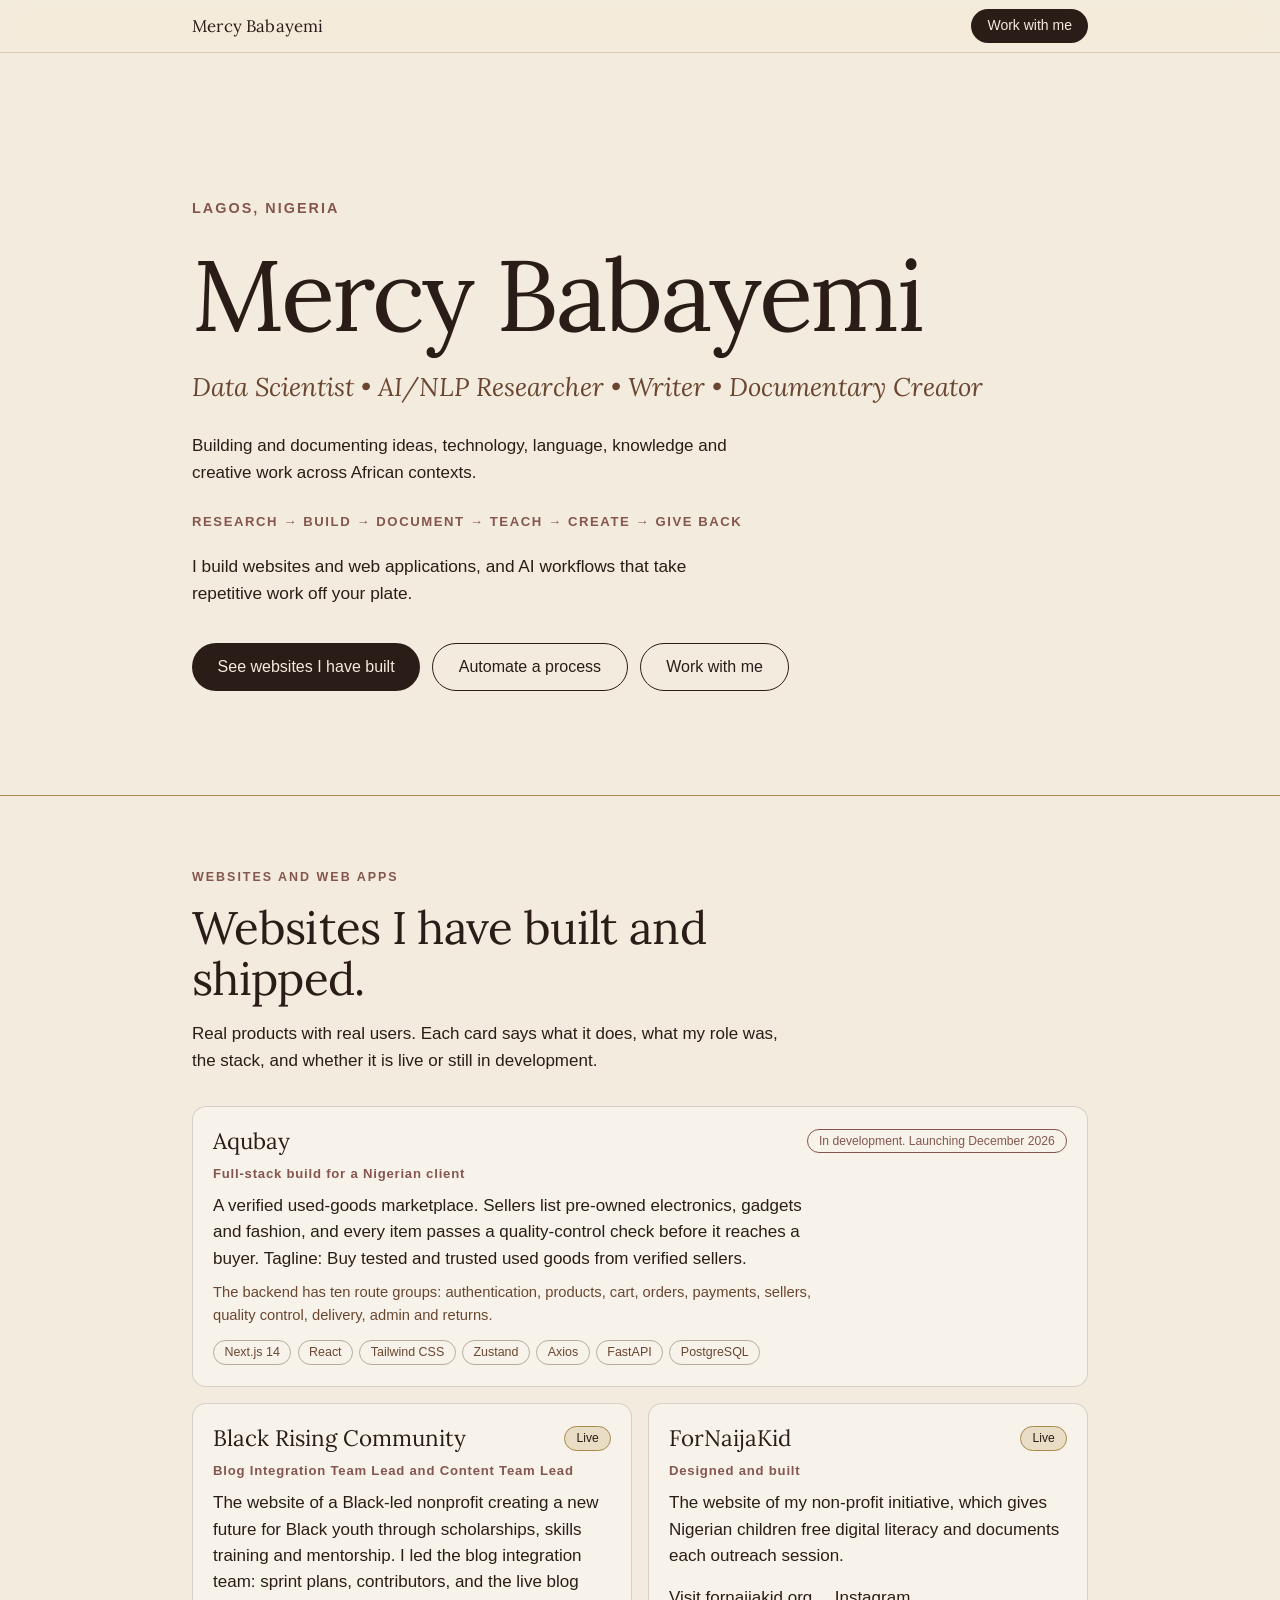
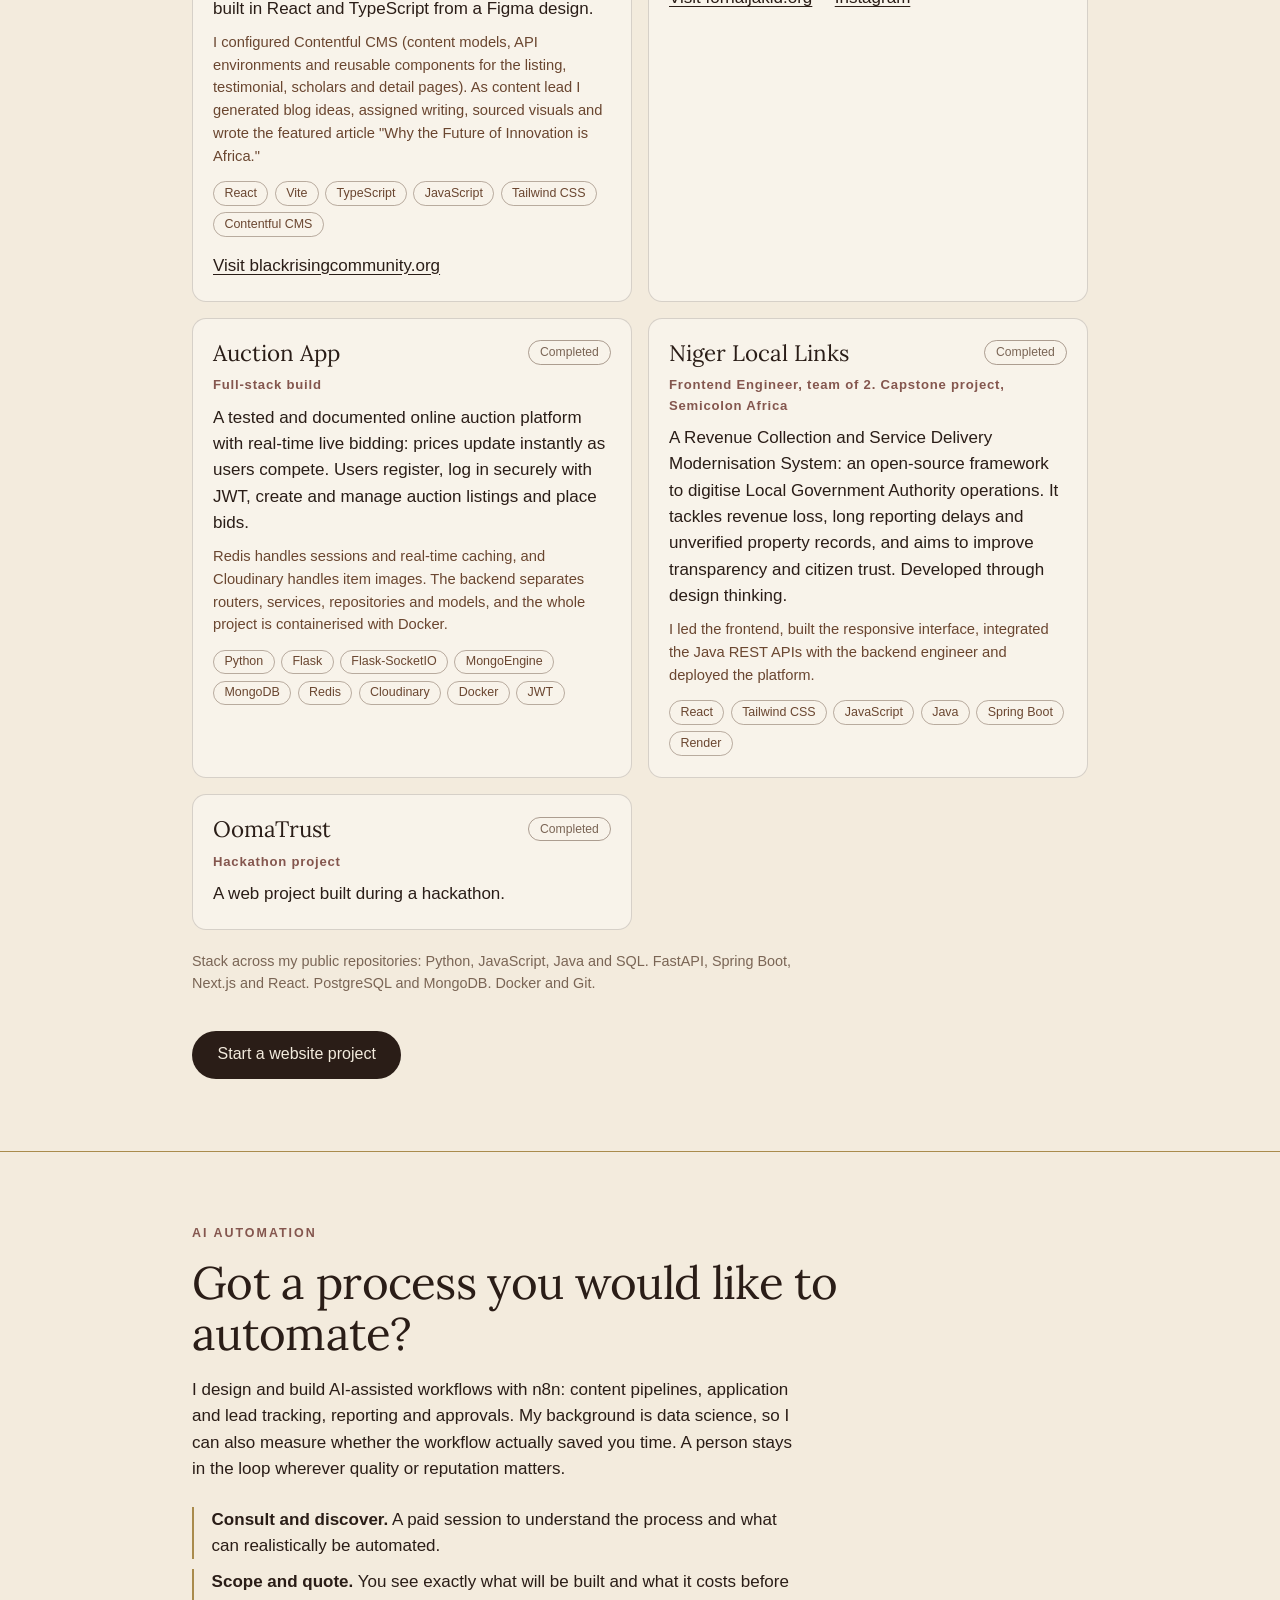
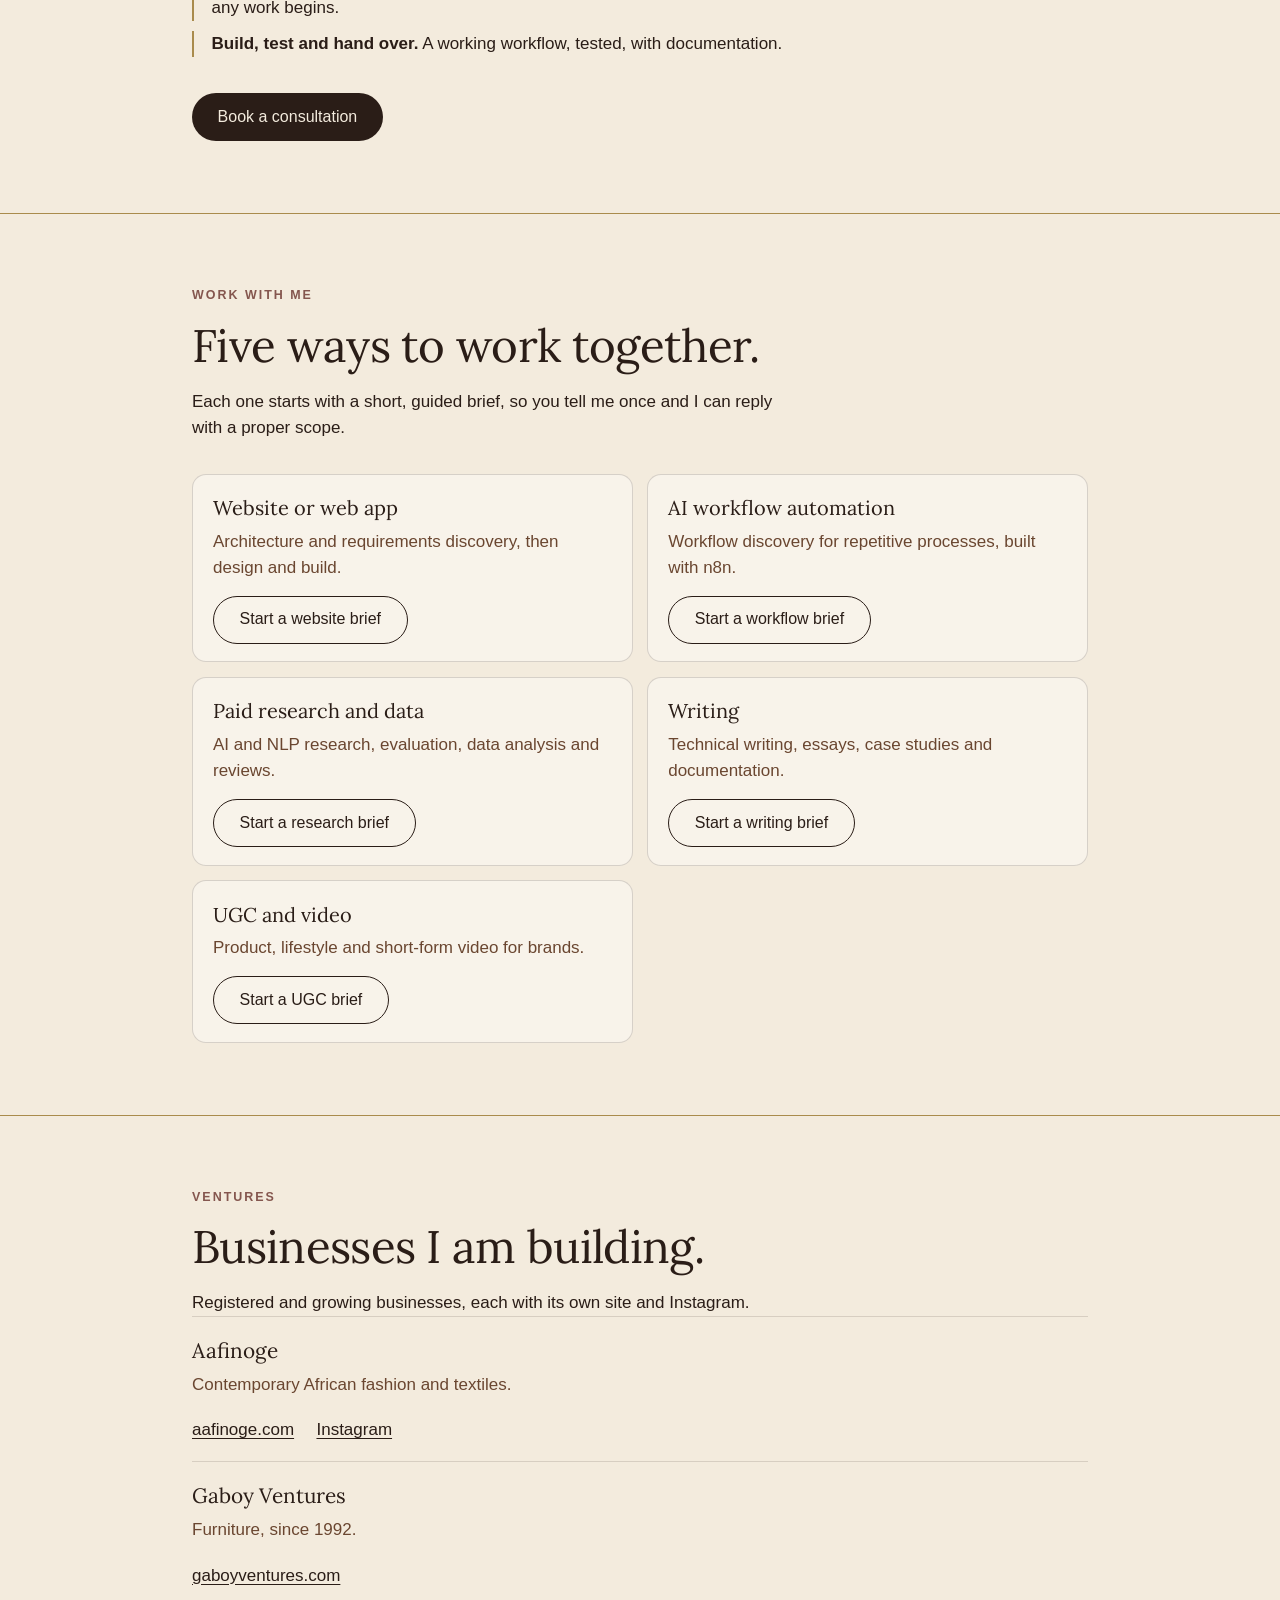
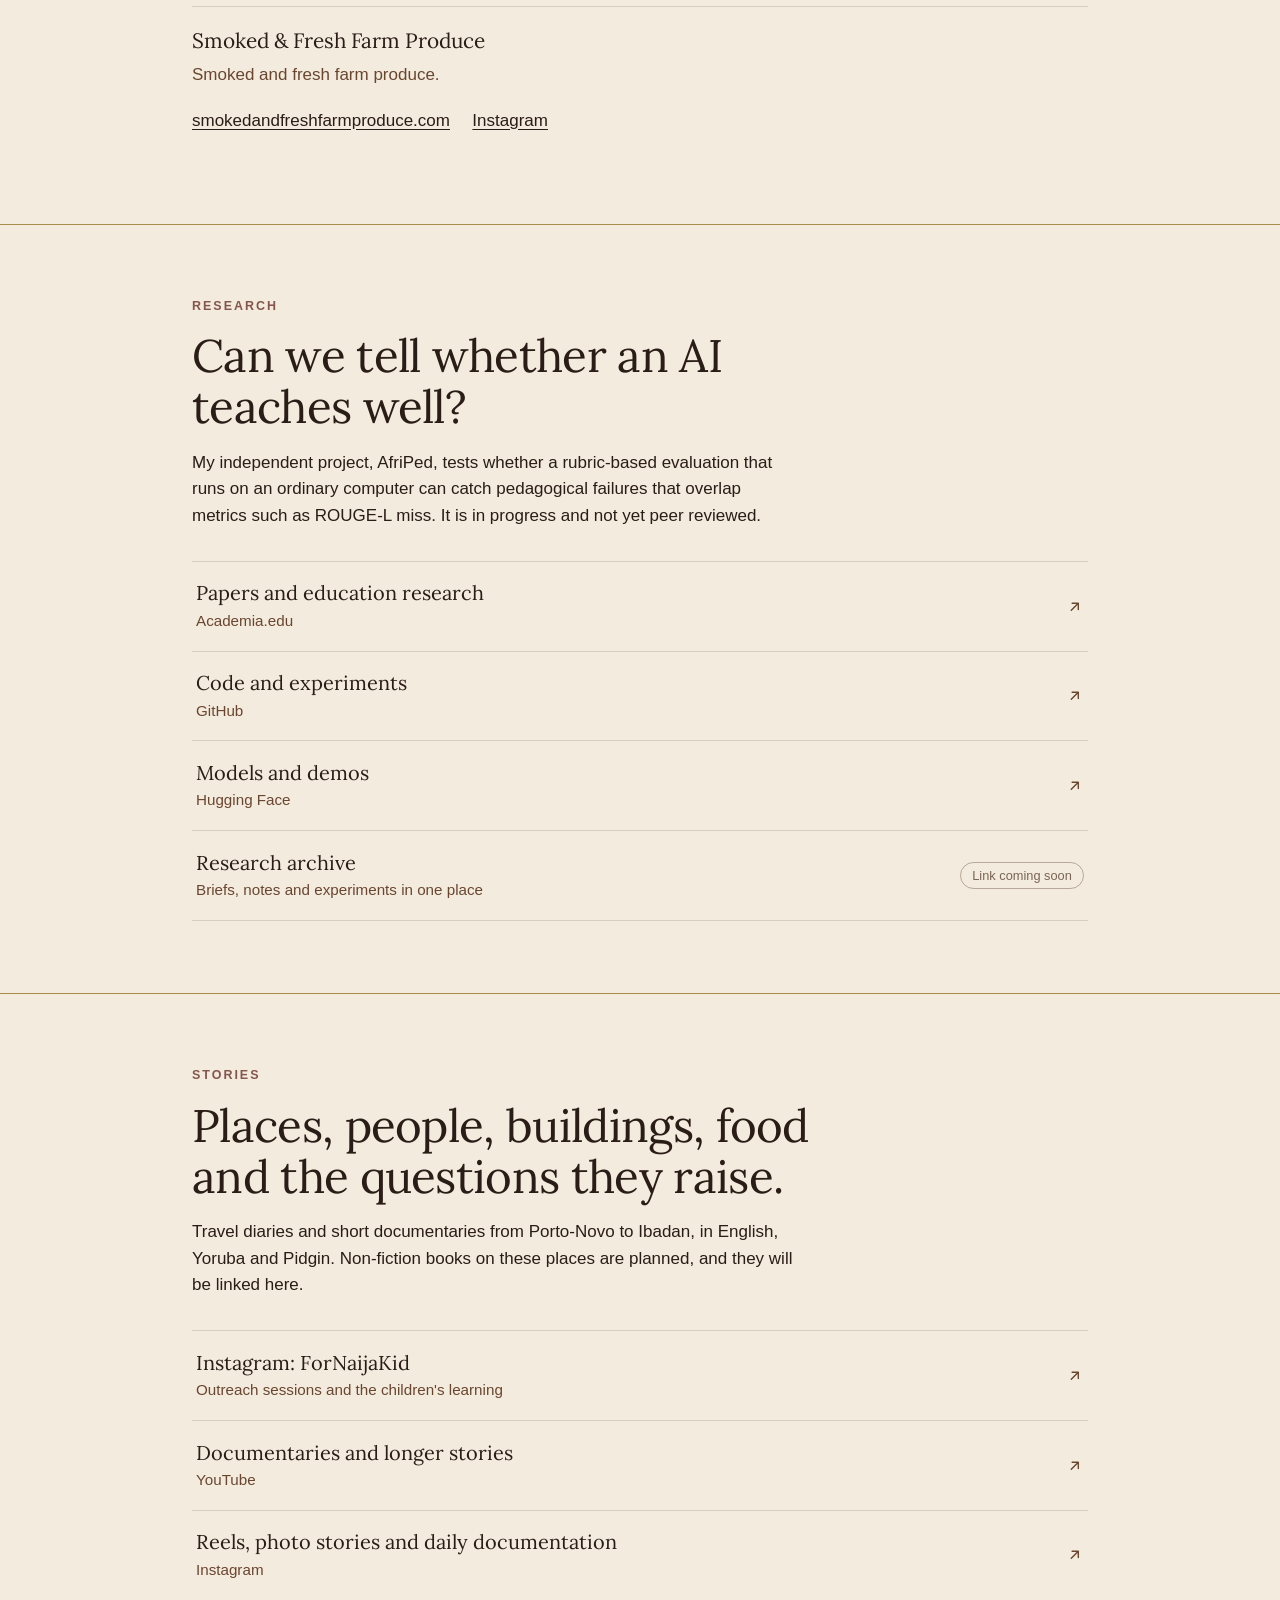
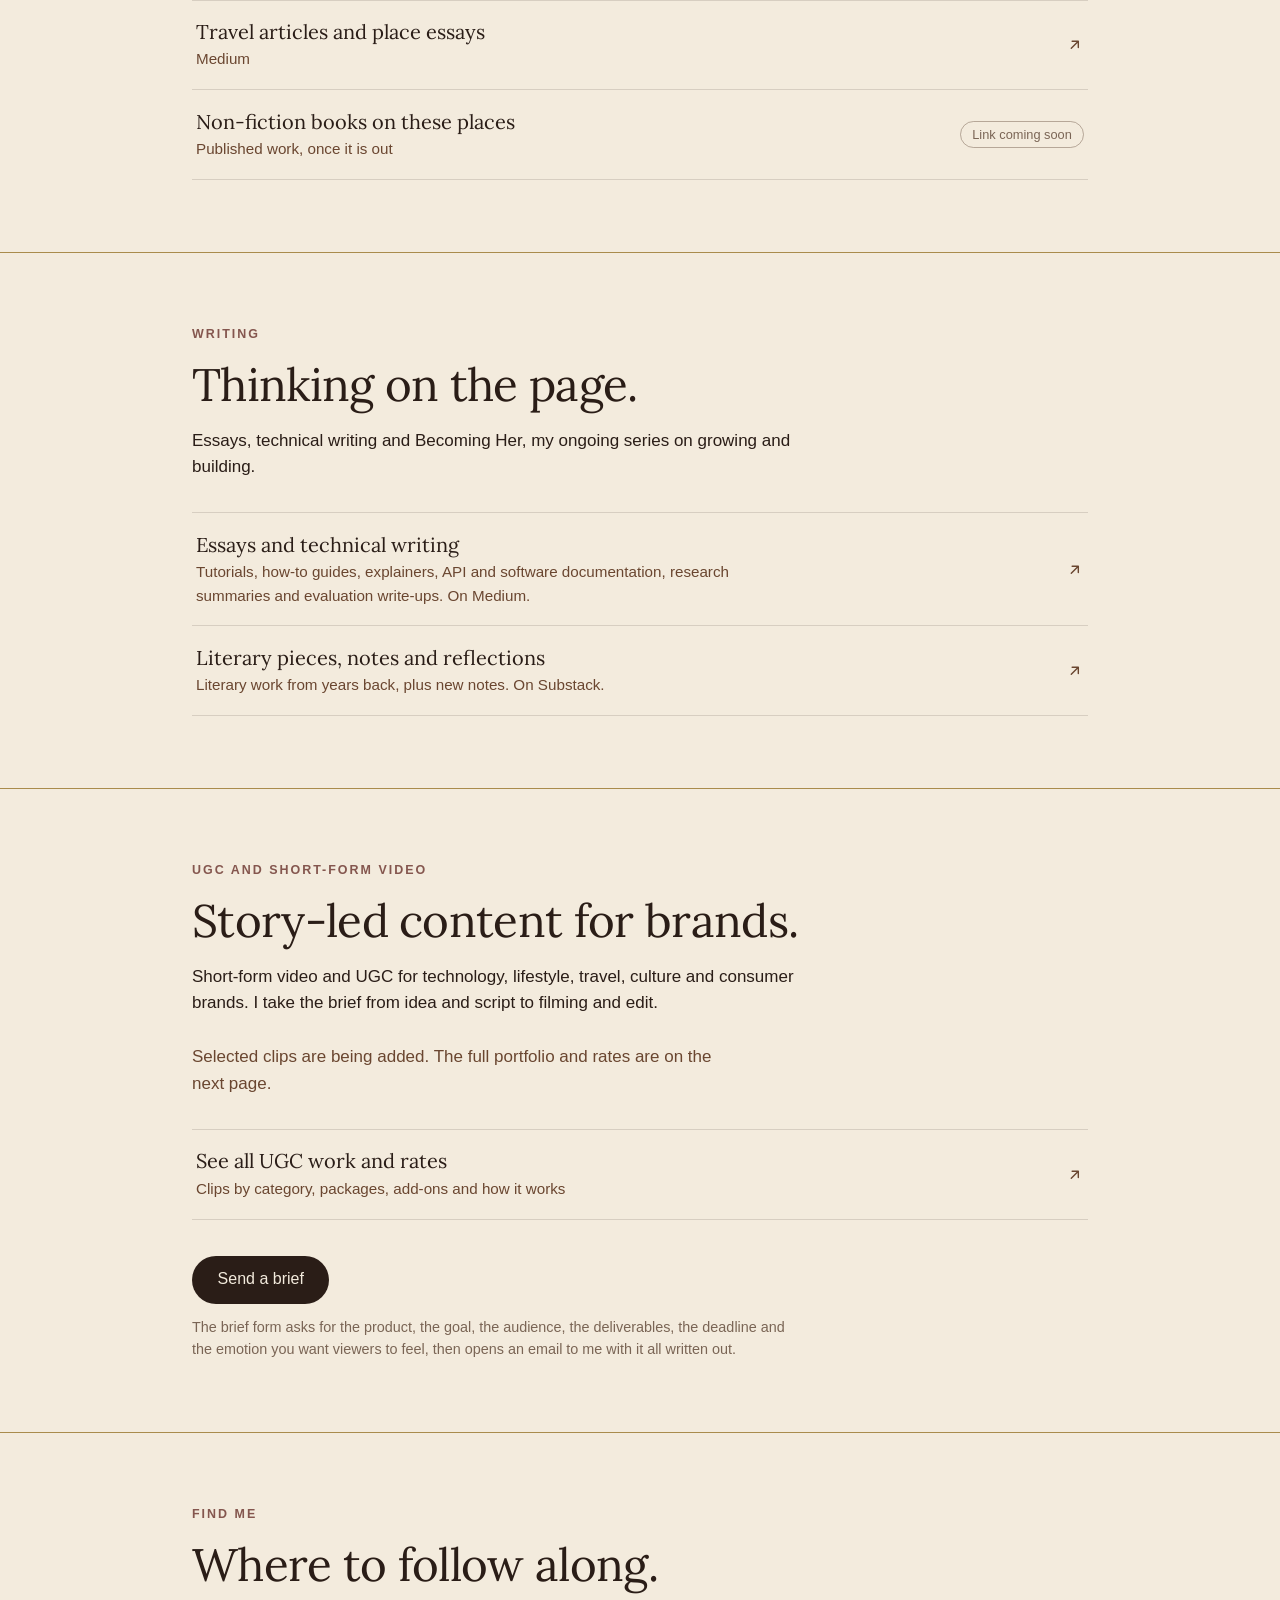
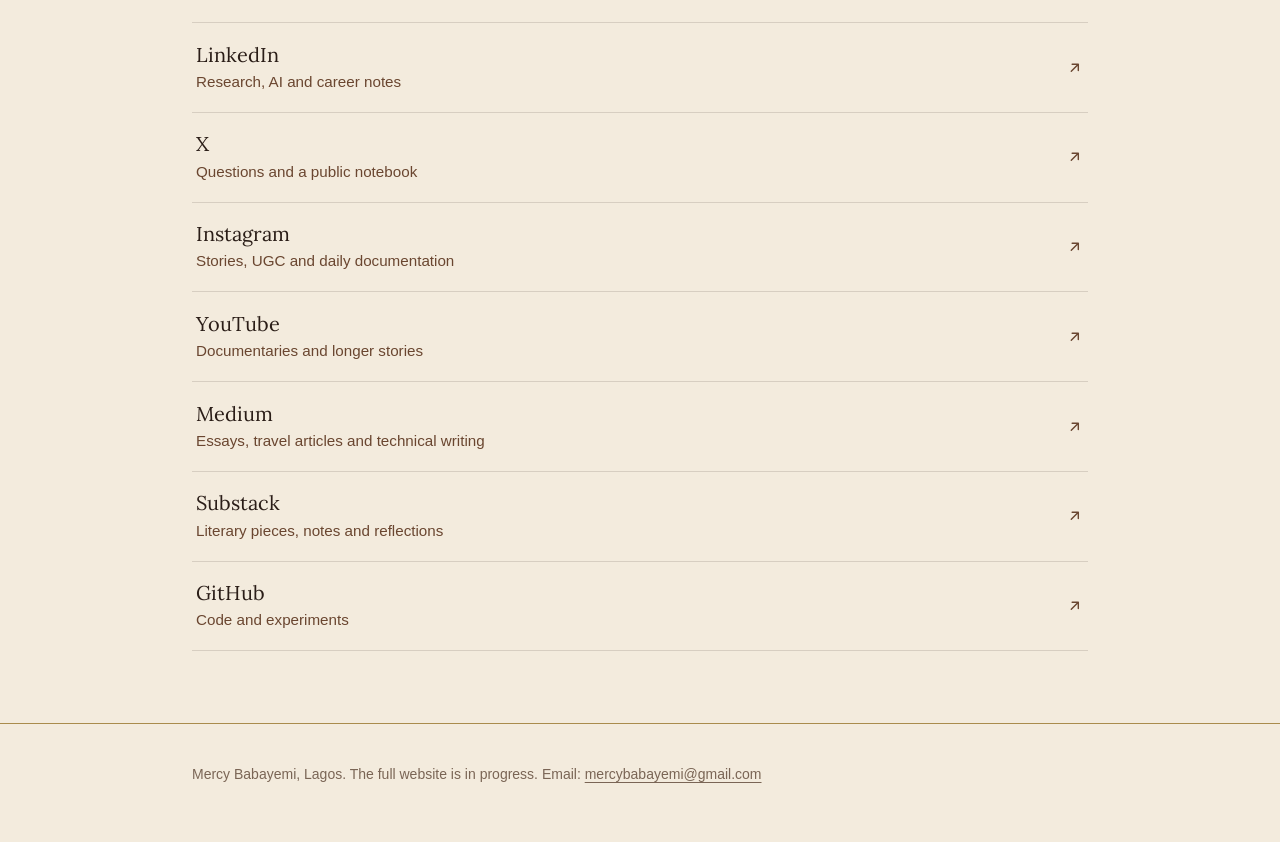
<file: index.html>
<!doctype html>
<html lang="en">
<head>
<meta charset="utf-8">
<meta name="viewport" content="width=device-width, initial-scale=1, viewport-fit=cover">
<title>Mercy Babayemi | Websites, AI Automation, Data Science and NLP Research</title>
<meta name="description" content="Mercy Babayemi builds websites and web apps and AI automation workflows, and researches AI for African contexts. Lagos, Nigeria.">
<meta name="theme-color" content="#F3EBDD">
<link rel="canonical" href="https://mercybabayemi.com/">

<!-- Open Graph. Add a real 1200x630 photo at og.jpg, then uncomment the image line. -->
<meta property="og:type" content="website">
<meta property="og:site_name" content="Mercy Babayemi">
<meta property="og:title" content="Mercy Babayemi | A girl with many questions">
<meta property="og:description" content="I ask. I explore. I teach. I document. I build.">
<meta property="og:url" content="https://mercybabayemi.com/">
<!-- <meta property="og:image" content="https://mercybabayemi.com/og.jpg"> -->
<meta name="twitter:card" content="summary_large_image">

<script type="application/ld+json">
{
  "@context": "https://schema.org",
  "@type": "Person",
  "name": "Mercy Babayemi",
  "alternateName": "Mercy Janet Babayemi",
  "url": "https://mercybabayemi.com/",
  "jobTitle": "AI Systems Engineer and Researcher",
  "address": { "@type": "PostalAddress", "addressLocality": "Lagos", "addressCountry": "NG" },
  "sameAs": [
    "https://www.linkedin.com/in/mercy-babayemi-249a541a0",
    "https://github.com/mercybabayemi",
    "https://medium.com/@mercybabayemi",
    "https://unilag.academia.edu/MercyBabayemi",
    "https://substack.com/@mercybabayemi",
    "https://www.youtube.com/channel/UCyusMNAacMc03ubKPRqnX0w",
    "https://www.instagram.com/mercybabayemi",
    "https://x.com/mercybabayemi",
    "https://huggingface.co/mercybabayemi"
  ]
}
</script>

<!-- Google tag (gtag.js) -->
<script async src="https://www.googletagmanager.com/gtag/js?id=G-G6YBMM0VG2"></script>
<script>
  window.dataLayer = window.dataLayer || [];
  function gtag(){dataLayer.push(arguments);}
  gtag('js', new Date());

  gtag('config', 'G-G6YBMM0VG2');
</script>
<script>document.documentElement.className += ' js';</script>

<link rel="preconnect" href="https://fonts.googleapis.com">
<link rel="preconnect" href="https://fonts.gstatic.com" crossorigin>
<link href="https://fonts.googleapis.com/css2?family=Lora:ital,wght@0,400;0,500;1,400&display=swap" rel="stylesheet">
<link rel="stylesheet" href="style.css">
</head>

<body>
<header class="nav">
  <div class="wrap">
    <a class="brand" href="/" aria-label="Mercy Babayemi, home">Mercy Babayemi</a>
    <a class="pill" href="contact.html" data-cta data-label="Work with me (nav)" data-section="nav">Work with me</a>
  </div>
</header>

<main>
  <div class="hero">
    <div class="wrap">
      <p class="where rise">Lagos, Nigeria</p>
      <h1 class="rise">Mercy Babayemi</h1>
      <p class="hero-sub rise">Data Scientist • AI/NLP Researcher • Writer • Documentary Creator</p>
      <p class="intro rise">Building and documenting ideas, technology, language, knowledge and creative work across African contexts.</p>
      <p class="path rise" aria-label="How I work">Research → Build → Document → Teach → Create → Give back</p>
      <p class="what rise">I build websites and web applications, and AI workflows that take repetitive work off your plate.</p>
      <div class="actions rise">
        <a class="btn btn-primary" href="#websites" data-cta data-label="See websites I have built" data-section="hero">See websites I have built</a>
        <a class="btn btn-ghost" href="#automate" data-cta data-label="Automate a process" data-section="hero">Automate a process</a>
        <a class="btn btn-ghost" href="contact.html" data-cta data-label="Contact (hero)" data-section="hero">Work with me</a>
        <a class="btn btn-ghost" data-whatsapp hidden data-cta data-label="WhatsApp me (hero)" data-section="hero" target="_blank" rel="noopener">WhatsApp me</a>
      </div>
    </div>
  </div>

  <section id="websites" data-section-id="websites">
    <div class="wrap">
      <p class="label">Websites and web apps</p>
      <h2>Websites I have built and shipped.</h2>
      <p class="lede">Real products with real users. Each card says what it does, what my role was, the stack, and whether it is live or still in development.</p>
      <div class="cards" id="websites-list"></div>
      <p class="note stackline" id="stackline"></p>
      <div class="actions">
        <a class="btn btn-primary" href="contact.html?service=website" data-cta data-label="Start a website project" data-section="websites">Start a website project</a>
      </div>
    </div>
  </section>

  <section id="automate" data-section-id="automate">
    <div class="wrap">
      <p class="label">AI automation</p>
      <h2>Got a process you would like to automate?</h2>
      <p class="lede">I design and build AI-assisted workflows with n8n: content pipelines, application and lead tracking, reporting and approvals. My background is data science, so I can also measure whether the workflow actually saved you time. A person stays in the loop wherever quality or reputation matters.</p>
      <ol class="steps-inline">
        <li><strong>Consult and discover.</strong> A paid session to understand the process and what can realistically be automated.</li>
        <li><strong>Scope and quote.</strong> You see exactly what will be built and what it costs before any work begins.</li>
        <li><strong>Build, test and hand over.</strong> A working workflow, tested, with documentation.</li>
      </ol>
      <div class="actions">
        <a class="btn btn-primary" href="contact.html?service=automation" data-cta data-label="Book an automation consultation" data-section="automate">Book a consultation</a>
      </div>
    </div>
  </section>

  <section id="services" data-section-id="services">
    <div class="wrap">
      <p class="label">Work with me</p>
      <h2>Five ways to work together.</h2>
      <p class="lede">Each one starts with a short, guided brief, so you tell me once and I can reply with a proper scope.</p>
      <div class="services">
        <div class="service"><h3>Website or web app</h3><p>Architecture and requirements discovery, then design and build.</p><a class="btn btn-ghost" href="contact.html?service=website" data-cta data-label="Service: website" data-section="services">Start a website brief</a></div>
        <div class="service"><h3>AI workflow automation</h3><p>Workflow discovery for repetitive processes, built with n8n.</p><a class="btn btn-ghost" href="contact.html?service=automation" data-cta data-label="Service: automation" data-section="services">Start a workflow brief</a></div>
        <div class="service"><h3>Paid research and data</h3><p>AI and NLP research, evaluation, data analysis and reviews.</p><a class="btn btn-ghost" href="contact.html?service=research" data-cta data-label="Service: research" data-section="services">Start a research brief</a></div>
        <div class="service"><h3>Writing</h3><p>Technical writing, essays, case studies and documentation.</p><a class="btn btn-ghost" href="contact.html?service=writing" data-cta data-label="Service: writing" data-section="services">Start a writing brief</a></div>
        <div class="service"><h3>UGC and video</h3><p>Product, lifestyle and short-form video for brands.</p><a class="btn btn-ghost" href="ugc.html#brief" data-cta data-label="Service: ugc" data-section="services">Start a UGC brief</a></div>
      </div>
    </div>
  </section>

  <section id="building" data-section-id="building">
    <div class="wrap">
      <p class="label">Ventures</p>
      <h2>Businesses I am building.</h2>
      <p class="lede">Registered and growing businesses, each with its own site and Instagram.</p>
      <div>
        <div class="venture"><h3>Aafinoge</h3><p>Contemporary African fashion and textiles.</p>
          <div class="cardlinks"><a class="cardlink" href="https://aafinoge.com" target="_blank" rel="noopener" data-label="Venture: Aafinoge site" data-section="ventures">aafinoge.com</a><a class="cardlink" href="https://www.instagram.com/aafinoge" target="_blank" rel="noopener" data-label="Venture: Aafinoge Instagram" data-section="ventures">Instagram</a></div></div>
        <div class="venture"><h3>Gaboy Ventures</h3><p>Furniture, since 1992.</p>
          <div class="cardlinks"><a class="cardlink" href="https://gaboyventures.com" target="_blank" rel="noopener" data-label="Venture: Gaboy site" data-section="ventures">gaboyventures.com</a></div></div>
        <div class="venture"><h3>Smoked &amp; Fresh Farm Produce</h3><p>Smoked and fresh farm produce.</p>
          <div class="cardlinks"><a class="cardlink" href="https://smokedandfreshfarmproduce.com" target="_blank" rel="noopener" data-label="Venture: Smoked and Fresh site" data-section="ventures">smokedandfreshfarmproduce.com</a><a class="cardlink" href="https://www.instagram.com/smokedandfreshfarmproduce" target="_blank" rel="noopener" data-label="Venture: Smoked and Fresh Instagram" data-section="ventures">Instagram</a></div></div>
      </div>
    </div>
  </section>

  <section id="research" data-section-id="research">
    <div class="wrap">
      <p class="label">Research</p>
      <h2>Can we tell whether an AI teaches well?</h2>
      <p class="lede">My independent project, AfriPed, tests whether a rubric-based evaluation that runs on an ordinary computer can catch pedagogical failures that overlap metrics such as ROUGE-L miss. It is in progress and not yet peer reviewed.</p>
      <ul class="rows">
        <li><a class="row" href="https://unilag.academia.edu/MercyBabayemi" target="_blank" rel="noopener" data-label="Academia.edu" data-section="research">
          <span><span class="row-title">Papers and education research</span><span class="row-desc">Academia.edu</span></span>
          <svg viewBox="0 0 20 20" aria-hidden="true"><path d="M6 14 14 6M7 6h7v7"/></svg></a></li>
        <li><a class="row" href="https://github.com/mercybabayemi" target="_blank" rel="noopener" data-label="GitHub (research)" data-section="research">
          <span><span class="row-title">Code and experiments</span><span class="row-desc">GitHub</span></span>
          <svg viewBox="0 0 20 20" aria-hidden="true"><path d="M6 14 14 6M7 6h7v7"/></svg></a></li>
        <li><a class="row" href="https://huggingface.co/mercybabayemi" target="_blank" rel="noopener" data-label="Hugging Face" data-section="research">
          <span><span class="row-title">Models and demos</span><span class="row-desc">Hugging Face</span></span>
          <svg viewBox="0 0 20 20" aria-hidden="true"><path d="M6 14 14 6M7 6h7v7"/></svg></a></li>
        <li><a class="row" data-key="researchArchive" data-label="Research archive" data-section="research">
          <span><span class="row-title">Research archive</span><span class="row-desc">Briefs, notes and experiments in one place</span></span>
          <span class="soon">Link coming soon</span>
          <svg class="go" viewBox="0 0 20 20" aria-hidden="true" hidden><path d="M6 14 14 6M7 6h7v7"/></svg></a></li>
      </ul>
    </div>
  </section>

  <section id="stories" data-section-id="stories">
    <div class="wrap">
      <p class="label">Stories</p>
      <h2>Places, people, buildings, food and the questions they raise.</h2>
      <p class="lede">Travel diaries and short documentaries from Porto-Novo to Ibadan, in English, Yoruba and Pidgin. Non-fiction books on these places are planned, and they will be linked here.</p>
      <ul class="rows">
        <li><a class="row" href="https://www.instagram.com/fornaijakid" target="_blank" rel="noopener" data-label="Instagram ForNaijaKid" data-section="find">
          <span><span class="row-title">Instagram: ForNaijaKid</span><span class="row-desc">Outreach sessions and the children's learning</span></span>
          <svg viewBox="0 0 20 20" aria-hidden="true"><path d="M6 14 14 6M7 6h7v7"/></svg></a></li>
        <li><a class="row" href="https://www.youtube.com/channel/UCyusMNAacMc03ubKPRqnX0w" target="_blank" rel="noopener" data-label="YouTube (stories)" data-section="stories">
          <span><span class="row-title">Documentaries and longer stories</span><span class="row-desc">YouTube</span></span>
          <svg viewBox="0 0 20 20" aria-hidden="true"><path d="M6 14 14 6M7 6h7v7"/></svg></a></li>
        <li><a class="row" href="https://www.instagram.com/mercybabayemi" target="_blank" rel="noopener" data-label="Instagram (stories)" data-section="stories">
          <span><span class="row-title">Reels, photo stories and daily documentation</span><span class="row-desc">Instagram</span></span>
          <svg viewBox="0 0 20 20" aria-hidden="true"><path d="M6 14 14 6M7 6h7v7"/></svg></a></li>
        <li><a class="row" href="https://medium.com/@mercybabayemi" target="_blank" rel="noopener" data-label="Medium (travel articles)" data-section="stories">
          <span><span class="row-title">Travel articles and place essays</span><span class="row-desc">Medium</span></span>
          <svg viewBox="0 0 20 20" aria-hidden="true"><path d="M6 14 14 6M7 6h7v7"/></svg></a></li>
        <li><a class="row" data-key="books" data-label="Non-fiction books" data-section="stories">
          <span><span class="row-title">Non-fiction books on these places</span><span class="row-desc">Published work, once it is out</span></span>
          <span class="soon">Link coming soon</span>
          <svg class="go" viewBox="0 0 20 20" aria-hidden="true" hidden><path d="M6 14 14 6M7 6h7v7"/></svg></a></li>
      </ul>
    </div>
  </section>

  <section id="writing" data-section-id="writing">
    <div class="wrap">
      <p class="label">Writing</p>
      <h2>Thinking on the page.</h2>
      <p class="lede">Essays, technical writing and Becoming Her, my ongoing series on growing and building.</p>
      <ul class="rows">
        <li><a class="row" href="https://medium.com/@mercybabayemi" target="_blank" rel="noopener" data-label="Medium (writing)" data-section="writing">
          <span><span class="row-title">Essays and technical writing</span><span class="row-desc">Tutorials, how-to guides, explainers, API and software documentation, research summaries and evaluation write-ups. On Medium.</span></span>
          <svg viewBox="0 0 20 20" aria-hidden="true"><path d="M6 14 14 6M7 6h7v7"/></svg></a></li>
        <li><a class="row" href="https://substack.com/@mercybabayemi" target="_blank" rel="noopener" data-label="Substack" data-section="writing">
          <span><span class="row-title">Literary pieces, notes and reflections</span><span class="row-desc">Literary work from years back, plus new notes. On Substack.</span></span>
          <svg viewBox="0 0 20 20" aria-hidden="true"><path d="M6 14 14 6M7 6h7v7"/></svg></a></li>
      </ul>
    </div>
  </section>

  <section id="hire" data-section-id="hire">
    <div class="wrap">
      <p class="label">UGC and short-form video</p>
      <h2>Story-led content for brands.</h2>
      <p class="lede">Short-form video and UGC for technology, lifestyle, travel, culture and consumer brands. I take the brief from idea and script to filming and edit.</p>

      <div class="reel" id="ugc-grid"></div>
      <p class="empty" id="ugc-empty" hidden>Selected clips are being added. The full portfolio and rates are on the next page.</p>

      <ul class="rows">
        <li><a class="row" href="ugc.html" data-label="UGC portfolio and rates" data-section="hire">
          <span><span class="row-title">See all UGC work and rates</span><span class="row-desc">Clips by category, packages, add-ons and how it works</span></span>
          <svg viewBox="0 0 20 20" aria-hidden="true"><path d="M6 14 14 6M7 6h7v7"/></svg></a></li>
      </ul>

      <div class="actions">
        <a class="btn btn-primary" href="ugc.html#brief" data-cta data-label="Send a brief" data-section="hire">Send a brief</a>
      </div>
      <p class="note">The brief form asks for the product, the goal, the audience, the deliverables, the deadline and the emotion you want viewers to feel, then opens an email to me with it all written out.</p>
    </div>
  </section>

  <section id="find" data-section-id="find">
    <div class="wrap">
      <p class="label">Find me</p>
      <h2>Where to follow along.</h2>
      <ul class="rows">
        <li><a class="row" href="https://www.linkedin.com/in/mercy-babayemi-249a541a0" target="_blank" rel="noopener" data-label="LinkedIn" data-section="find">
          <span><span class="row-title">LinkedIn</span><span class="row-desc">Research, AI and career notes</span></span>
          <svg viewBox="0 0 20 20" aria-hidden="true"><path d="M6 14 14 6M7 6h7v7"/></svg></a></li>
        <li><a class="row" href="https://x.com/mercybabayemi" target="_blank" rel="noopener" data-label="X" data-section="find">
          <span><span class="row-title">X</span><span class="row-desc">Questions and a public notebook</span></span>
          <svg viewBox="0 0 20 20" aria-hidden="true"><path d="M6 14 14 6M7 6h7v7"/></svg></a></li>
        <li><a class="row" href="https://www.instagram.com/mercybabayemi" target="_blank" rel="noopener" data-label="Instagram" data-section="find">
          <span><span class="row-title">Instagram</span><span class="row-desc">Stories, UGC and daily documentation</span></span>
          <svg viewBox="0 0 20 20" aria-hidden="true"><path d="M6 14 14 6M7 6h7v7"/></svg></a></li>
        <li><a class="row" href="https://www.youtube.com/channel/UCyusMNAacMc03ubKPRqnX0w" target="_blank" rel="noopener" data-label="YouTube" data-section="find">
          <span><span class="row-title">YouTube</span><span class="row-desc">Documentaries and longer stories</span></span>
          <svg viewBox="0 0 20 20" aria-hidden="true"><path d="M6 14 14 6M7 6h7v7"/></svg></a></li>
        <li><a class="row" href="https://medium.com/@mercybabayemi" target="_blank" rel="noopener" data-label="Medium" data-section="find">
          <span><span class="row-title">Medium</span><span class="row-desc">Essays, travel articles and technical writing</span></span>
          <svg viewBox="0 0 20 20" aria-hidden="true"><path d="M6 14 14 6M7 6h7v7"/></svg></a></li>
        <li><a class="row" href="https://substack.com/@mercybabayemi" target="_blank" rel="noopener" data-label="Substack (find)" data-section="find">
          <span><span class="row-title">Substack</span><span class="row-desc">Literary pieces, notes and reflections</span></span>
          <svg viewBox="0 0 20 20" aria-hidden="true"><path d="M6 14 14 6M7 6h7v7"/></svg></a></li>
        <li><a class="row" href="https://github.com/mercybabayemi" target="_blank" rel="noopener" data-label="GitHub" data-section="find">
          <span><span class="row-title">GitHub</span><span class="row-desc">Code and experiments</span></span>
          <svg viewBox="0 0 20 20" aria-hidden="true"><path d="M6 14 14 6M7 6h7v7"/></svg></a></li>
      </ul>
    </div>
  </section>
</main>

<footer>
  <div class="wrap">
    <p>Mercy Babayemi, Lagos. The full website is in progress. Email: <a data-email href="mailto:mercybabayemi@gmail.com">mercybabayemi@gmail.com</a></p>
  </div>
</footer>

<script src="site-data.js"></script>
<script src="site.js"></script>
<script>
  applyPending();
  fillEmailLinks();
  fillContactLinks();
  renderWebsites(document.getElementById('websites-list'), document.getElementById('stackline'));

  (function(){
    var grid = document.getElementById('ugc-grid');
    var empty = document.getElementById('ugc-empty');
    var list = UGC_WORK.filter(function(w){ return w.featured; }).slice(0, 3);
    if (!list.length) list = UGC_WORK.slice(0, 3);
    if (!list.length) { grid.hidden = true; empty.hidden = false; return; }
    renderClips(grid, list);
  })();

  setupTracking();
</script>
</body>
</html>
</file>
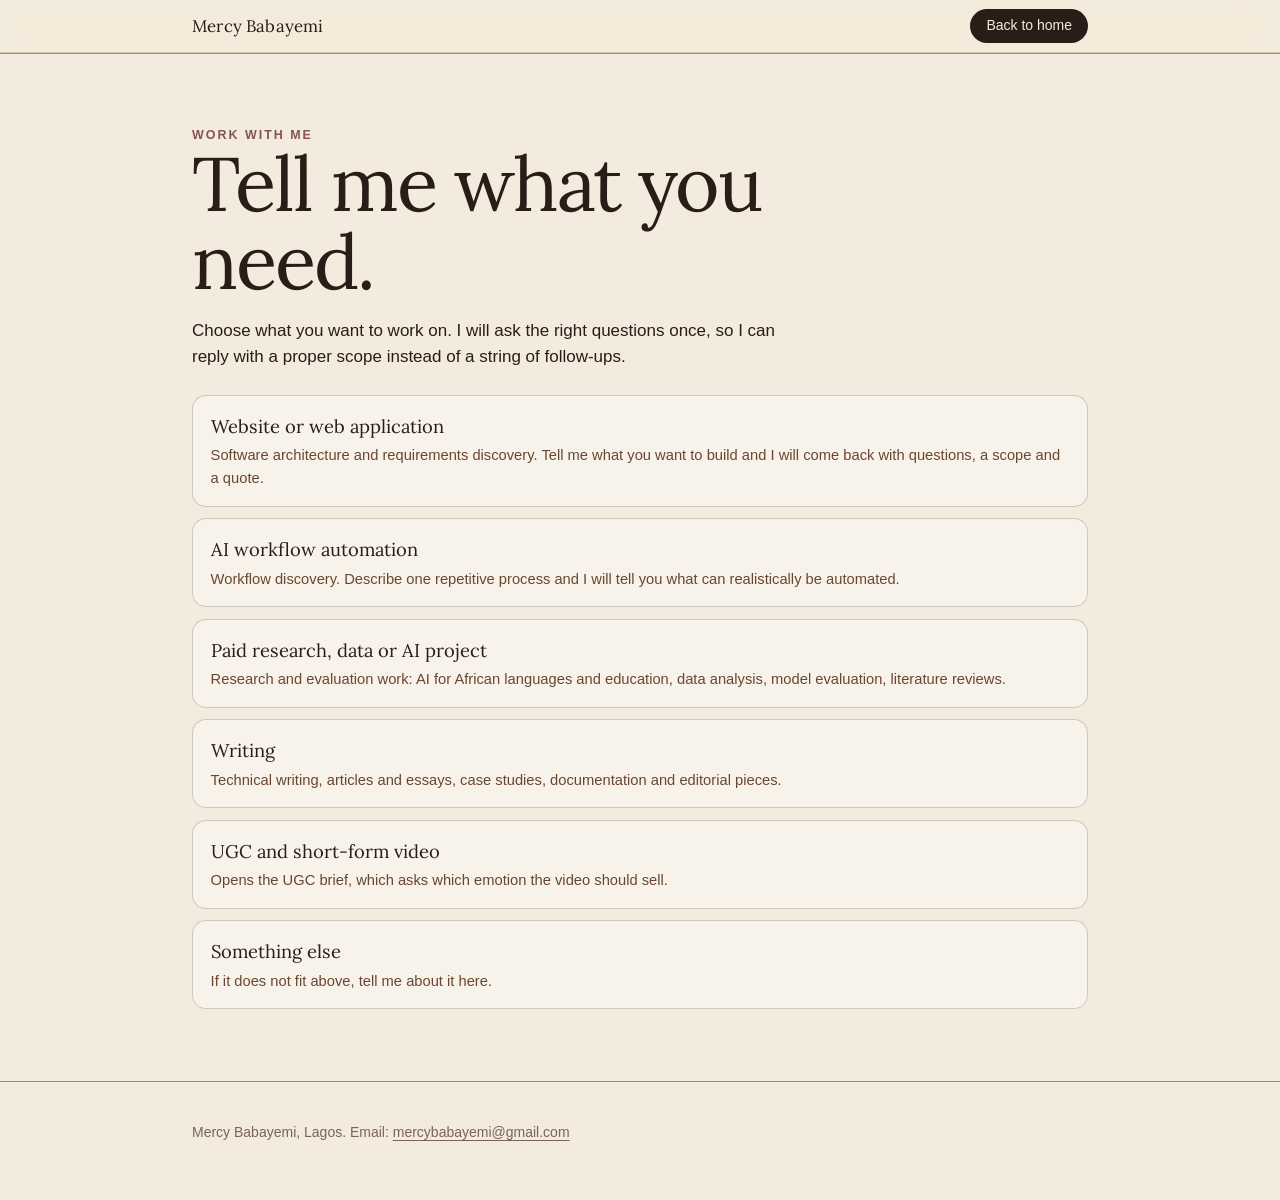
<file: contact.html>
<!doctype html>
<html lang="en">
<head>
<meta charset="utf-8">
<meta name="viewport" content="width=device-width, initial-scale=1, viewport-fit=cover">
<title>Work with Mercy Babayemi | Start a brief</title>
<meta name="description" content="Tell me what you need: a website or web app, an AI workflow, a research project, writing or UGC. A short guided brief means I can reply with a proper scope.">
<meta name="theme-color" content="#F3EBDD">
<link rel="canonical" href="https://mercybabayemi.com/contact">
<script async src="https://www.googletagmanager.com/gtag/js?id=G-G6YBMM0VG2"></script>
<script>
  window.dataLayer = window.dataLayer || [];
  function gtag(){dataLayer.push(arguments);}
  gtag('js', new Date());
  gtag('config', 'G-G6YBMM0VG2');
</script>
<link rel="preconnect" href="https://fonts.googleapis.com">
<link rel="preconnect" href="https://fonts.gstatic.com" crossorigin>
<link href="https://fonts.googleapis.com/css2?family=Lora:ital,wght@0,400;0,500;1,400&display=swap" rel="stylesheet">
<link rel="stylesheet" href="style.css">
</head>
<body>
<header class="nav">
  <div class="wrap">
    <a class="brand" href="/" aria-label="Mercy Babayemi, home">Mercy Babayemi</a>
    <a class="pill" href="/">Back to home</a>
  </div>
</header>
<main>
  <section>
    <div class="wrap">
      <p class="label">Work with me</p>
      <h1 class="long">Tell me what you need.</h1>
      <p class="lede">Choose what you want to work on. I will ask the right questions once, so I can reply with a proper scope instead of a string of follow-ups.</p>
      <div class="choices" id="choices"></div>

      <form id="brief" hidden novalidate>
        <h2 id="form-title"></h2>
        <p class="lede" id="form-blurb"></p>
        <div id="common"></div>
        <div id="fields"></div>
        <p class="formmsg" id="formmsg" role="alert" hidden></p>
        <div class="actions">
          <button type="submit" class="btn btn-primary" id="send">Open my email app</button>
          <button type="button" class="btn btn-ghost" id="copy">Copy the email text</button>
          <a class="btn btn-ghost" id="wa" hidden target="_blank" rel="noopener">Send on WhatsApp</a>
        </div>
        <p class="fine">Nothing is sent from this page. The button opens an email addressed to me with your answers filled in. If your email app does not open, use Copy and paste it into any email to <span id="addr"></span>.</p>
      </form>
    </div>
  </section>
</main>
<footer>
  <div class="wrap">
    <p>Mercy Babayemi, Lagos. Email: <a data-email href="mailto:mercybabayemi@gmail.com">mercybabayemi@gmail.com</a></p>
  </div>
</footer>
<script src="site-data.js"></script>
<script src="site.js"></script>
<script src="contact.js"></script>
</body>
</html>
</file>
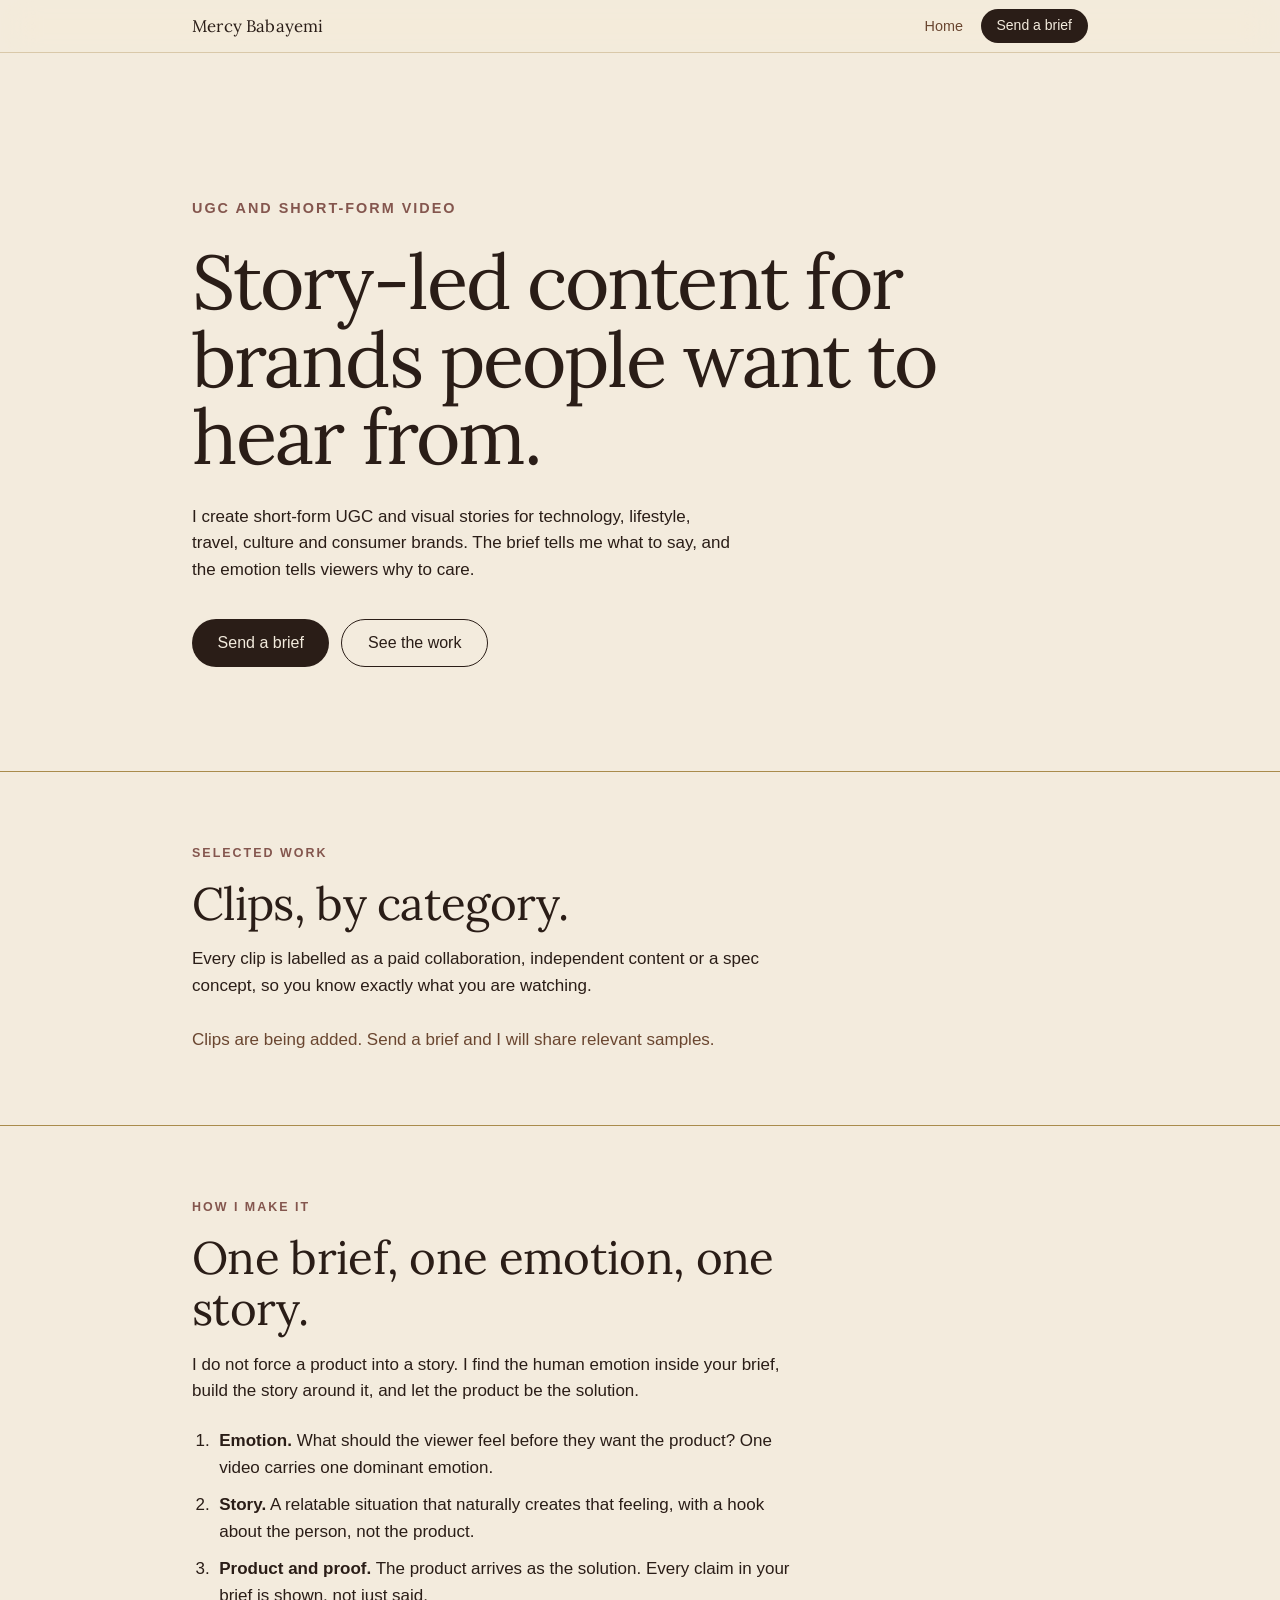
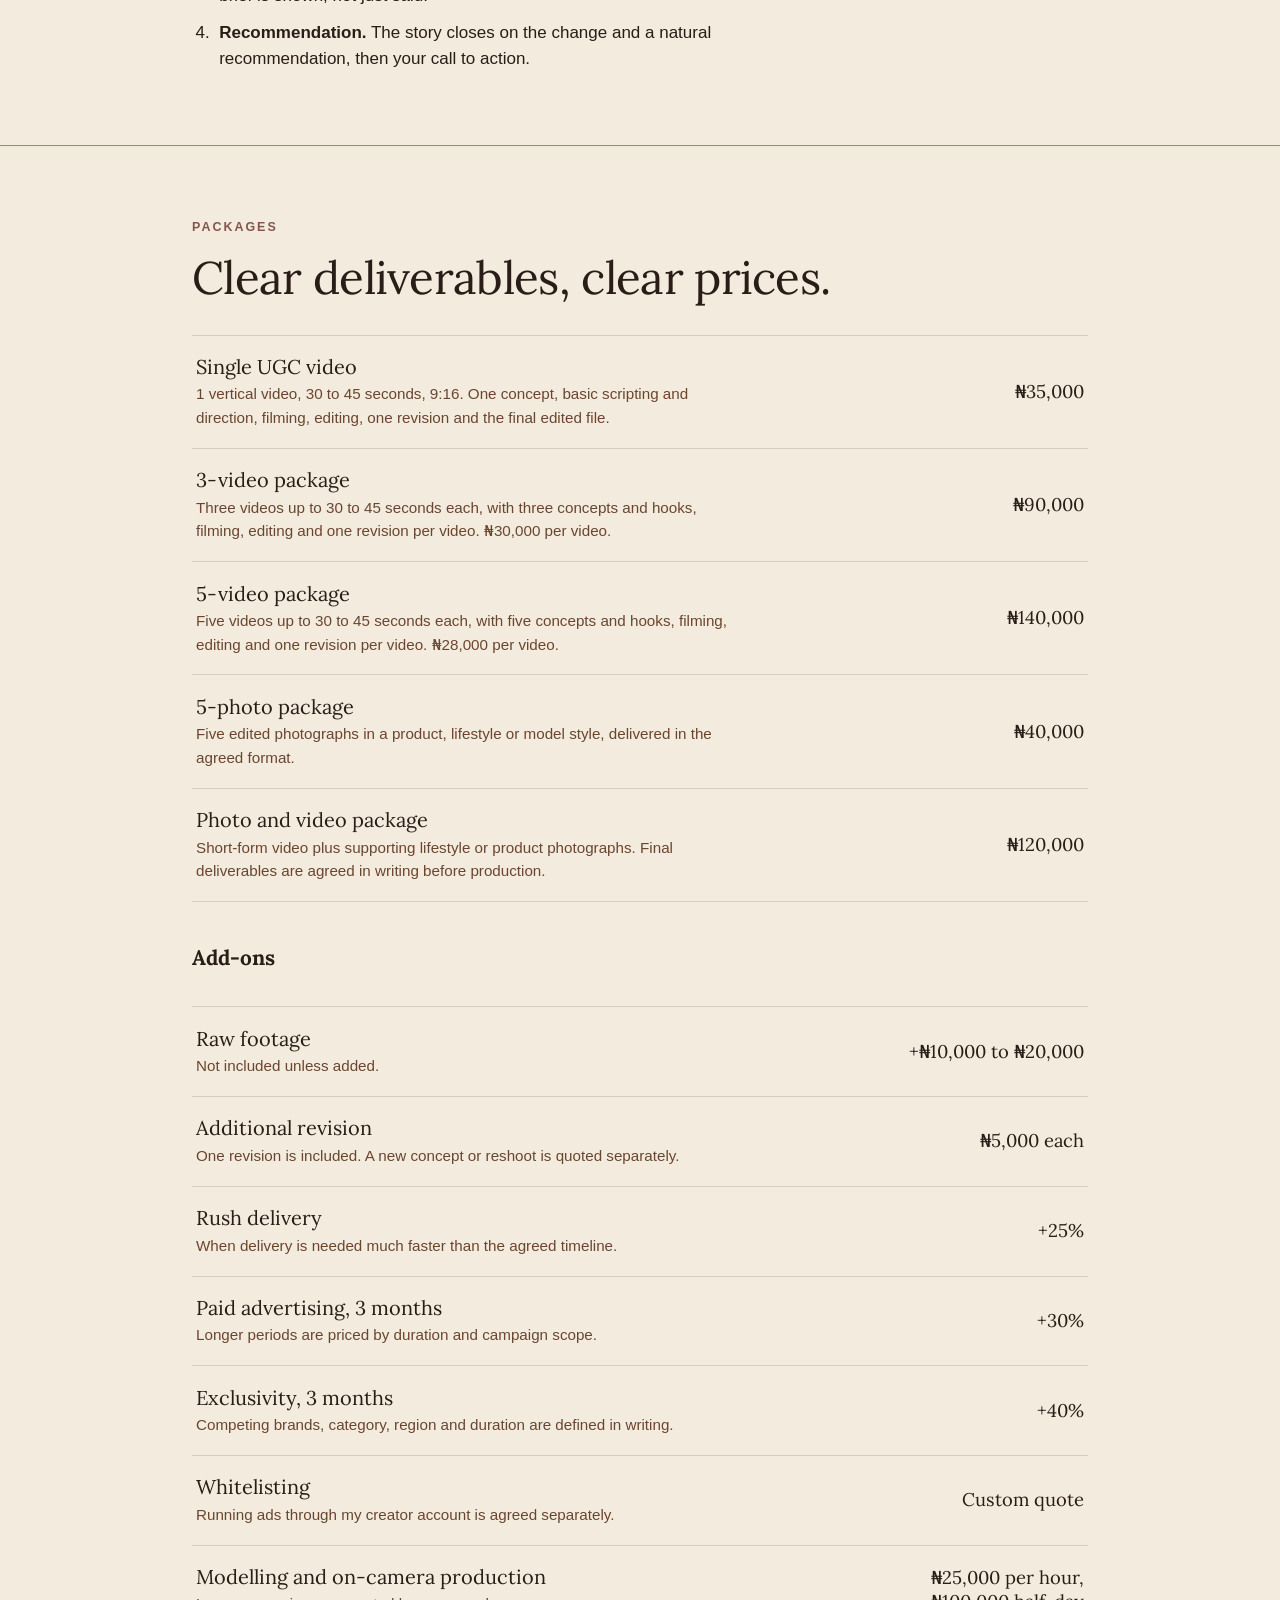
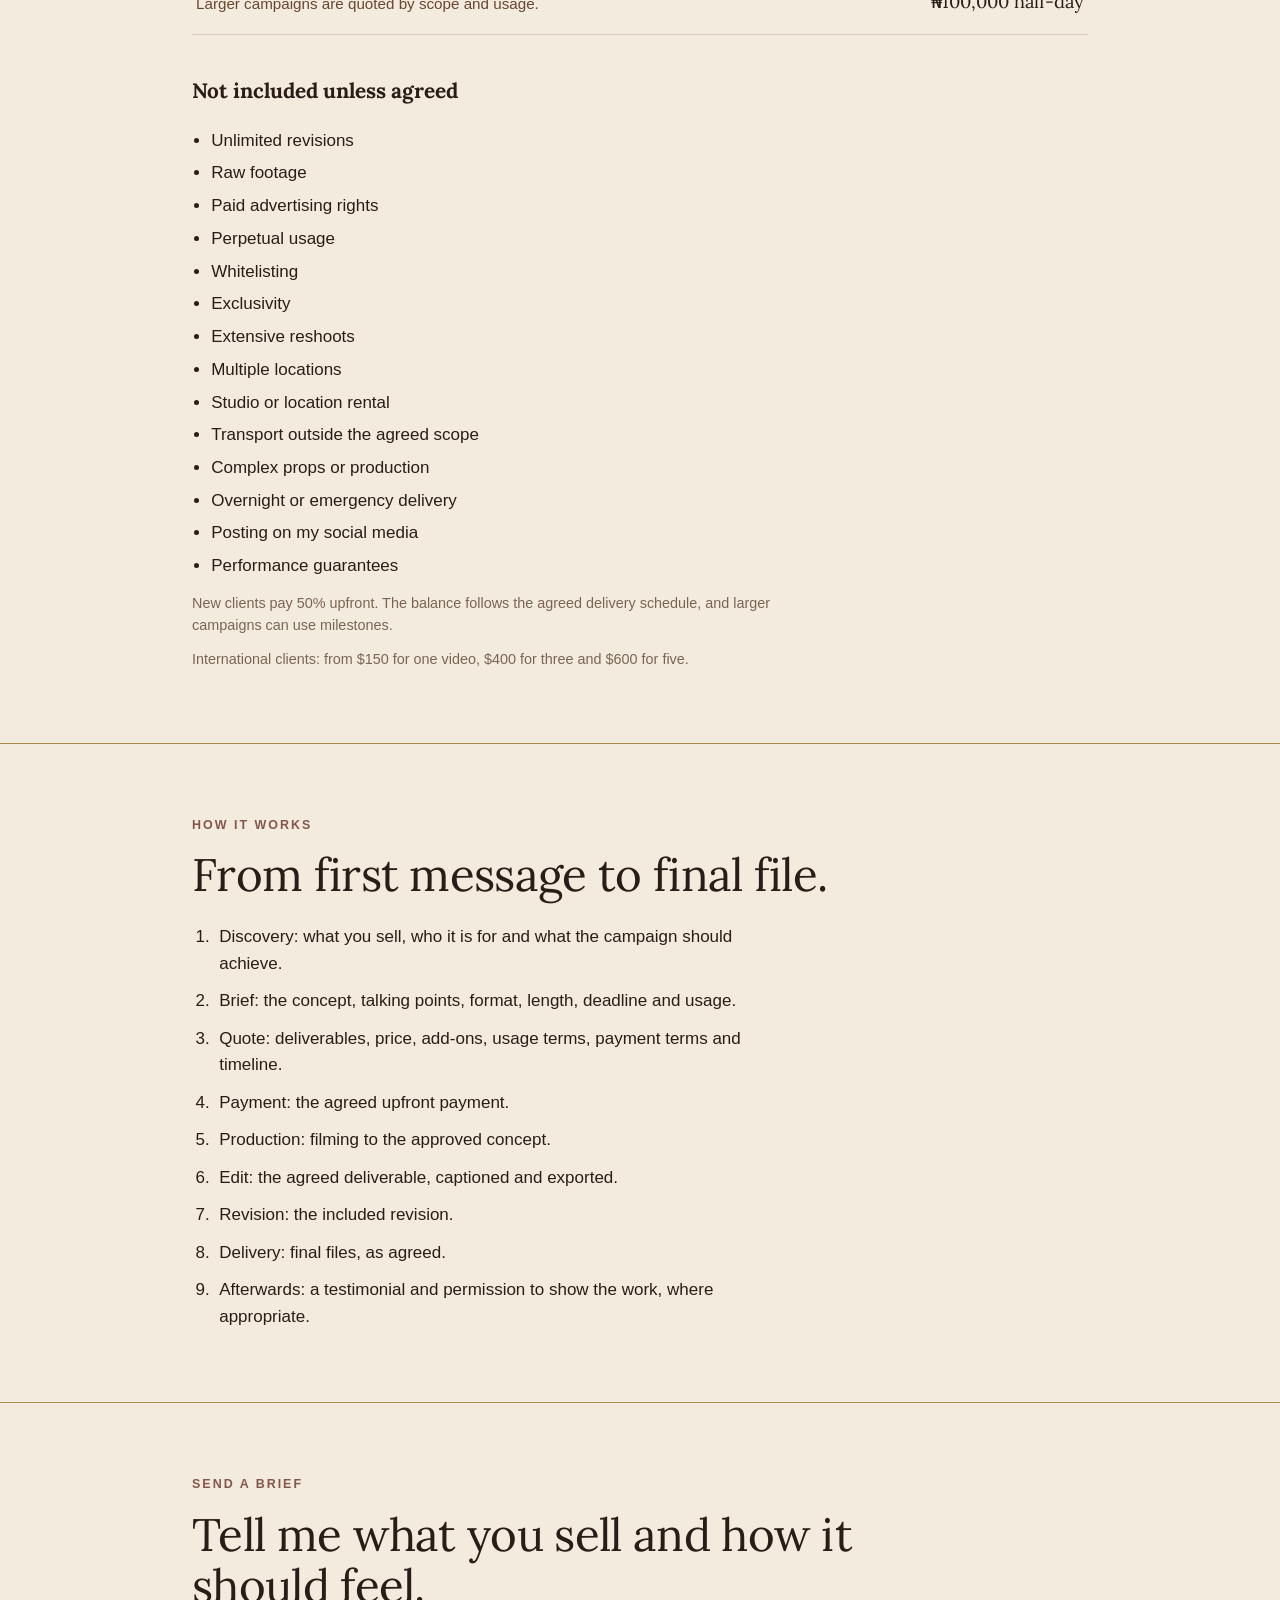
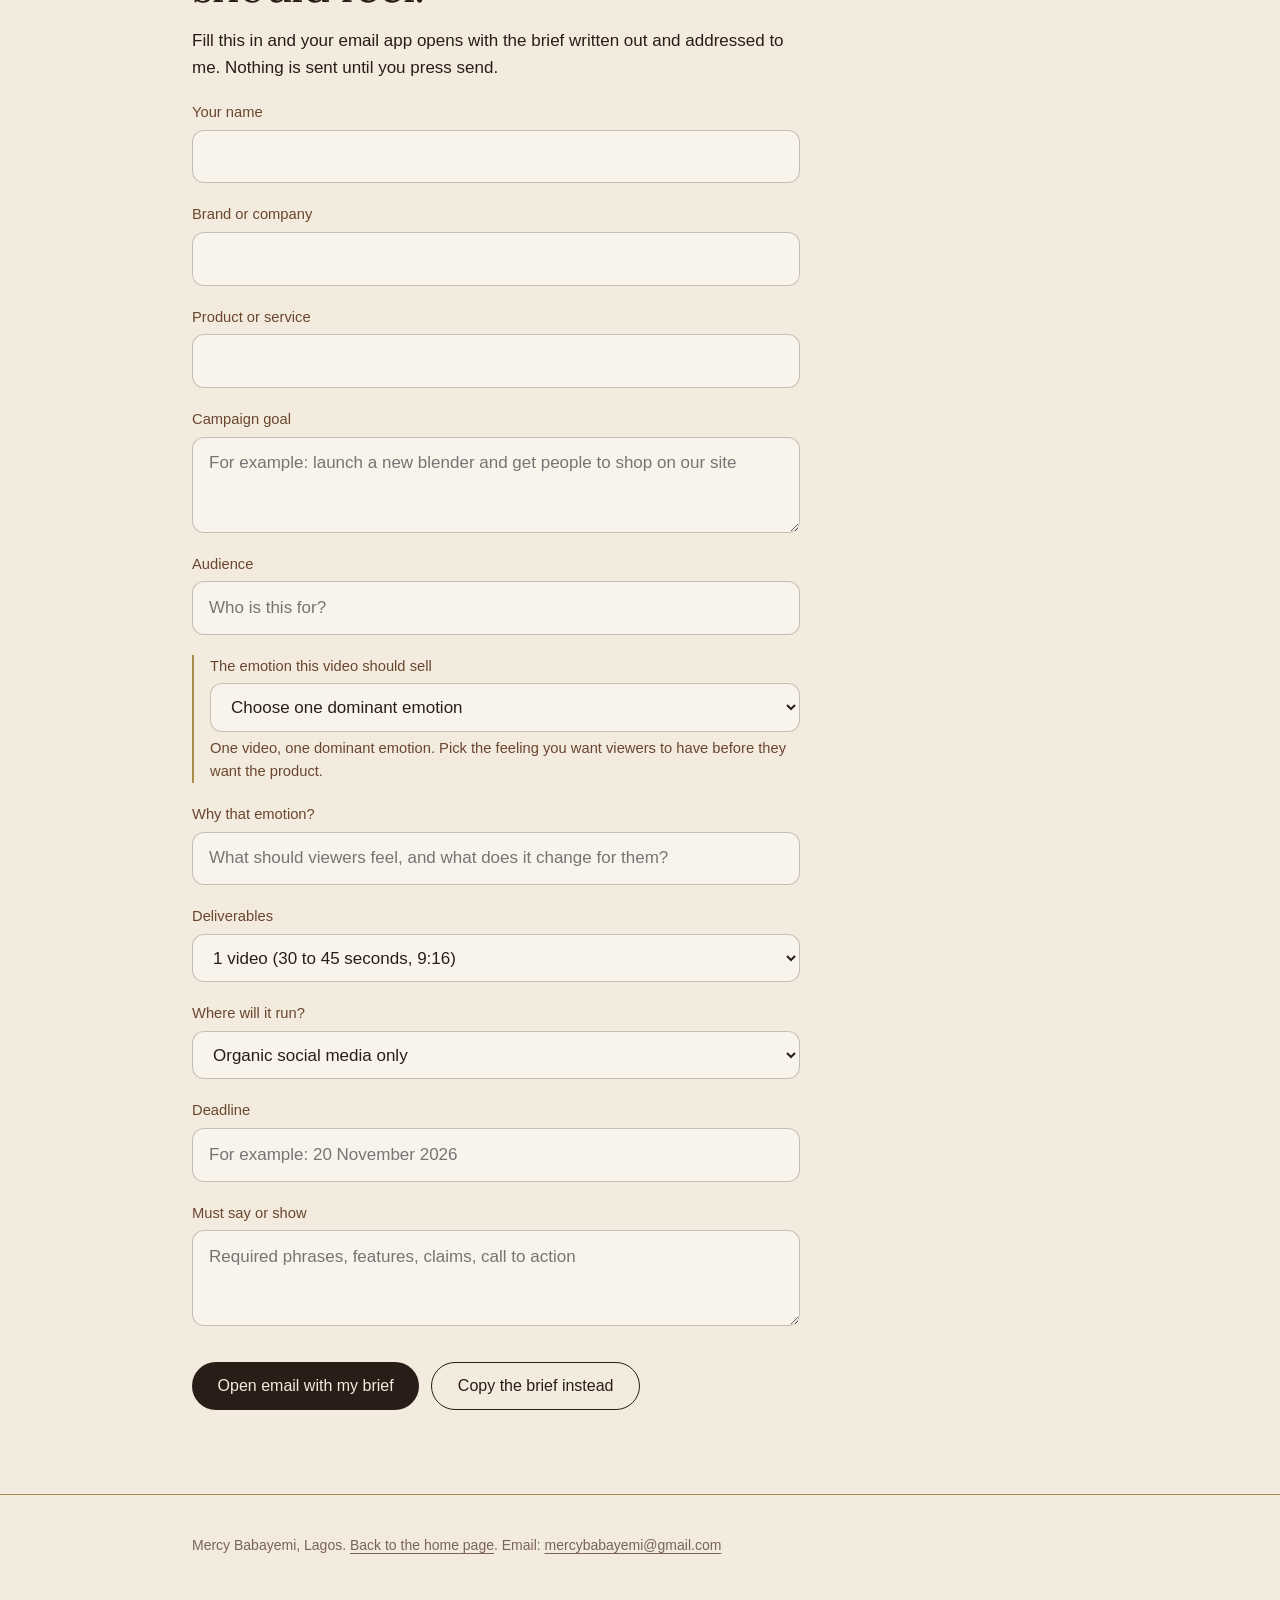
<file: ugc.html>
<!doctype html>
<html lang="en">
<head>
<meta charset="utf-8">
<meta name="viewport" content="width=device-width, initial-scale=1, viewport-fit=cover">
<title>UGC and short-form video for brands | Mercy Babayemi</title>
<meta name="description" content="Story-led UGC and short-form video for technology, lifestyle, travel, culture and consumer brands, by Mercy Babayemi in Lagos. See the work, the rates and send a brief.">
<meta name="theme-color" content="#F3EBDD">
<link rel="canonical" href="https://mercybabayemi.com/ugc">
<meta property="og:type" content="website">
<meta property="og:site_name" content="Mercy Babayemi">
<meta property="og:title" content="Story-led content for brands | Mercy Babayemi">
<meta property="og:description" content="UGC and short-form video for technology, lifestyle, travel, culture and consumer brands.">
<meta property="og:url" content="https://mercybabayemi.com/ugc">

<!-- Google tag (gtag.js) -->
<script async src="https://www.googletagmanager.com/gtag/js?id=G-G6YBMM0VG2"></script>
<script>
  window.dataLayer = window.dataLayer || [];
  function gtag(){dataLayer.push(arguments);}
  gtag('js', new Date());

  gtag('config', 'G-G6YBMM0VG2');
</script>
<script>document.documentElement.className += ' js';</script>

<link rel="preconnect" href="https://fonts.googleapis.com">
<link rel="preconnect" href="https://fonts.gstatic.com" crossorigin>
<link href="https://fonts.googleapis.com/css2?family=Lora:ital,wght@0,400;0,500;1,400&display=swap" rel="stylesheet">
<link rel="stylesheet" href="style.css">
</head>

<body>
<header class="nav">
  <div class="wrap">
    <a class="brand" href="/" aria-label="Mercy Babayemi, home">Mercy Babayemi</a>
    <div class="nav-right">
      <a class="nav-link" href="index.html" data-label="Back to home" data-section="nav">Home</a>
      <a class="pill" href="#brief" data-cta data-label="Send a brief (nav)" data-section="nav">Send a brief</a>
    </div>
  </div>
</header>

<main>
  <div class="hero">
    <div class="wrap">
      <p class="where rise">UGC and short-form video</p>
      <h1 class="long rise">Story-led content for brands people want to hear from.</h1>
      <p class="intro rise">I create short-form UGC and visual stories for technology, lifestyle, travel, culture and consumer brands. The brief tells me what to say, and the emotion tells viewers why to care.</p>
      <div class="actions rise">
        <a class="btn btn-primary" href="#brief" data-cta data-label="Send a brief (hero)" data-section="ugc-hero">Send a brief</a>
        <a class="btn btn-ghost" href="#work" data-cta data-label="See the work" data-section="ugc-hero">See the work</a>
      </div>
    </div>
  </div>

  <section id="work" data-section-id="work">
    <div class="wrap">
      <p class="label">Selected work</p>
      <h2>Clips, by category.</h2>
      <p class="lede">Every clip is labelled as a paid collaboration, independent content or a spec concept, so you know exactly what you are watching.</p>
      <div class="chips" id="ugc-chips" role="group" aria-label="Filter clips by category"></div>
      <div class="reel" id="ugc-grid" aria-live="polite"></div>
      <p class="empty" id="ugc-empty" hidden>Clips are being added. Send a brief and I will share relevant samples.</p>
    </div>
  </section>

  <section id="testimonials" data-section-id="testimonials" hidden>
    <div class="wrap">
      <p class="label">Testimonials</p>
      <h2>What clients say.</h2>
      <div id="quotes"></div>
    </div>
  </section>

  <section id="method" data-section-id="method">
    <div class="wrap">
      <p class="label">How I make it</p>
      <h2>One brief, one emotion, one story.</h2>
      <p class="lede">I do not force a product into a story. I find the human emotion inside your brief, build the story around it, and let the product be the solution.</p>
      <ol class="steps">
        <li><strong>Emotion.</strong> What should the viewer feel before they want the product? One video carries one dominant emotion.</li>
        <li><strong>Story.</strong> A relatable situation that naturally creates that feeling, with a hook about the person, not the product.</li>
        <li><strong>Product and proof.</strong> The product arrives as the solution. Every claim in your brief is shown, not just said.</li>
        <li><strong>Recommendation.</strong> The story closes on the change and a natural recommendation, then your call to action.</li>
      </ol>
    </div>
  </section>

  <section id="rates" data-section-id="rates">
    <div class="wrap">
      <p class="label">Packages</p>
      <h2>Clear deliverables, clear prices.</h2>
      <ul class="rows" id="packages"></ul>

      <h3 class="sub">Add-ons</h3>
      <ul class="rows" id="addons"></ul>

      <h3 class="sub">Not included unless agreed</h3>
      <ul class="plain" id="not-included"></ul>

      <p class="note" id="payment"></p>
      <p class="note" id="international"></p>
    </div>
  </section>

  <section id="how" data-section-id="how">
    <div class="wrap">
      <p class="label">How it works</p>
      <h2>From first message to final file.</h2>
      <ol class="steps" id="steps"></ol>
    </div>
  </section>

  <section id="brief" data-section-id="brief">
    <div class="wrap">
      <p class="label">Send a brief</p>
      <h2>Tell me what you sell and how it should feel.</h2>
      <p class="lede">Fill this in and your email app opens with the brief written out and addressed to me. Nothing is sent until you press send.</p>

      <form id="brief-form">
        <div class="field"><label for="name">Your name</label><input id="name" autocomplete="name" required></div>
        <div class="field"><label for="brand">Brand or company</label><input id="brand" autocomplete="organization" required></div>
        <div class="field"><label for="product">Product or service</label><input id="product" required></div>
        <div class="field"><label for="goal">Campaign goal</label><textarea id="goal" required placeholder="For example: launch a new blender and get people to shop on our site"></textarea></div>
        <div class="field"><label for="audience">Audience</label><input id="audience" required placeholder="Who is this for?"></div>

        <div class="field emotion-box">
          <label for="emotion">The emotion this video should sell</label>
          <select id="emotion" required>
            <option value="" disabled selected>Choose one dominant emotion</option>
          </select>
          <p class="hint" id="emotion-hint" aria-live="polite">One video, one dominant emotion. Pick the feeling you want viewers to have before they want the product.</p>
        </div>
        <div class="field"><label for="why">Why that emotion?</label><input id="why" placeholder="What should viewers feel, and what does it change for them?"></div>

        <div class="field"><label for="deliverables">Deliverables</label><select id="deliverables" required></select></div>
        <div class="field"><label for="usage">Where will it run?</label>
          <select id="usage" required>
            <option>Organic social media only</option>
            <option>Paid advertising</option>
            <option>Both organic and paid</option>
            <option>Not sure yet</option>
          </select>
        </div>
        <div class="field"><label for="deadline">Deadline</label><input id="deadline" placeholder="For example: 20 November 2026"></div>
        <div class="field"><label for="must">Must say or show</label><textarea id="must" placeholder="Required phrases, features, claims, call to action"></textarea></div>

        <div class="actions">
          <button class="btn btn-primary" type="submit" data-cta-btn>Open email with my brief</button>
          <button class="btn btn-ghost" type="button" id="copy-brief">Copy the brief instead</button>
        </div>
        <p class="note" id="copy-status" aria-live="polite"></p>
      </form>
    </div>
  </section>
</main>

<footer>
  <div class="wrap">
    <p>Mercy Babayemi, Lagos. <a href="index.html">Back to the home page</a>. Email: <a data-email href="mailto:mercybabayemi@gmail.com">mercybabayemi@gmail.com</a></p>
  </div>
</footer>

<script src="site-data.js"></script>
<script src="site.js"></script>
<script>
  fillEmailLinks();

  /* ---------- Portfolio with filter chips ---------- */
  (function(){
    var chips = document.getElementById('ugc-chips');
    var grid = document.getElementById('ugc-grid');
    var empty = document.getElementById('ugc-empty');
    if (!UGC_WORK.length) { chips.hidden = true; grid.hidden = true; empty.hidden = false; return; }
    var present = {}; UGC_WORK.forEach(function(w){ present[w.category] = 1; });
    UGC_CATEGORIES.forEach(function(c){
      if (c[0] !== 'all' && !present[c[0]]) return;
      var b = document.createElement('button');
      b.type = 'button'; b.className = 'chip'; b.textContent = c[1];
      b.setAttribute('aria-pressed', c[0] === 'all' ? 'true' : 'false');
      b.addEventListener('click', function(){
        chips.querySelectorAll('.chip').forEach(function(x){ x.setAttribute('aria-pressed', 'false'); });
        b.setAttribute('aria-pressed', 'true');
        renderClips(grid, UGC_WORK.filter(function(w){ return c[0] === 'all' || w.category === c[0]; }));
        track('ugc_filter', { category: c[0] });
      });
      chips.appendChild(b);
    });
    renderClips(grid, UGC_WORK);
  })();

  /* ---------- Testimonials ---------- */
  (function(){
    if (!TESTIMONIALS.length) return;
    document.getElementById('testimonials').hidden = false;
    var box = document.getElementById('quotes');
    TESTIMONIALS.forEach(function(t){
      var f = document.createElement('figure'); f.className = 'quote';
      var q = document.createElement('blockquote'); q.textContent = t.quote;
      var c = document.createElement('cite'); c.textContent = t.name + (t.role ? ', ' + t.role : '');
      f.appendChild(q); f.appendChild(c); box.appendChild(f);
    });
  })();

  /* ---------- Kit card ---------- */
  function priceRow(item, descText){
    var li = document.createElement('li');
    var row = document.createElement('div'); row.className = 'row';
    var left = document.createElement('span');
    var t = document.createElement('span'); t.className = 'row-title'; t.textContent = item.name;
    var d = document.createElement('span'); d.className = 'row-desc'; d.textContent = descText;
    left.appendChild(t); left.appendChild(d);
    var p = document.createElement('span'); p.className = 'price'; p.textContent = item.price;
    row.appendChild(left); row.appendChild(p); li.appendChild(row); return li;
  }
  KIT.packages.forEach(function(p){ document.getElementById('packages').appendChild(priceRow(p, p.includes)); });
  KIT.addons.forEach(function(a){ document.getElementById('addons').appendChild(priceRow(a, a.note)); });
  KIT.notIncluded.forEach(function(n){ var li = document.createElement('li'); li.textContent = n; document.getElementById('not-included').appendChild(li); });
  document.getElementById('payment').textContent = KIT.payment;
  document.getElementById('international').textContent = KIT.international;
  KIT.steps.forEach(function(s){ var li = document.createElement('li'); li.textContent = s; document.getElementById('steps').appendChild(li); });

  /* ---------- Brief form: opens a prepared email ---------- */
  (function(){
    var form = document.getElementById('brief-form');
    var emotion = document.getElementById('emotion');
    var hint = document.getElementById('emotion-hint');
    var deliverables = document.getElementById('deliverables');
    var status = document.getElementById('copy-status');

    EMOTIONS.forEach(function(e){ var o = document.createElement('option'); o.value = e[0]; o.textContent = e[0]; emotion.appendChild(o); });
    DELIVERABLES.forEach(function(d){ var o = document.createElement('option'); o.textContent = d; deliverables.appendChild(o); });
    emotion.addEventListener('change', function(){
      EMOTIONS.forEach(function(e){ if (e[0] === emotion.value) hint.textContent = e[1]; });
    });

    function val(id){ var v = document.getElementById(id).value.trim(); return v || 'Not specified'; }

    function buildBrief(){
      var emo = emotion.value;
      return [
        'Dear Mercy,',
        '',
        'I would like to commission story-led content from you. Here is my brief.',
        '',
        'BRAND: ' + val('brand'),
        'PRODUCT OR SERVICE: ' + val('product'),
        'CAMPAIGN GOAL: ' + val('goal'),
        'AUDIENCE: ' + val('audience'),
        '',
        'THE EMOTION THIS VIDEO SHOULD SELL: ' + emo,
        'WHY THAT EMOTION: ' + val('why'),
        '',
        'DELIVERABLES: ' + val('deliverables'),
        'WHERE IT WILL RUN: ' + val('usage'),
        'DEADLINE: ' + val('deadline'),
        'MUST SAY OR SHOW: ' + val('must'),
        '',
        'Kind regards,',
        val('name')
      ].join('\n');
    }

    form.addEventListener('submit', function(e){
      e.preventDefault();
      track('brief_submit', { emotion: emotion.value, deliverables: deliverables.value });
      window.location.href = mailtoHref('Brief for Mercy: ' + val('brand'), buildBrief());
      status.textContent = 'If your email app did not open, use "Copy the brief instead" and email ' + SITE.email + '.';
    });

    document.getElementById('copy-brief').addEventListener('click', function(){
      if (!form.reportValidity()) return;
      var text = buildBrief();
      if (navigator.clipboard) {
        navigator.clipboard.writeText(text).then(function(){ status.textContent = 'Brief copied. Paste it into an email to ' + SITE.email + '.'; });
      } else { status.textContent = 'Copying is not available here. Use "Open email with my brief".'; }
      track('brief_copy', { emotion: emotion.value });
    });
  })();

  setupTracking();
</script>
</body>
</html>
</file>
<file: style.css>
:root{
  --parchment:#F3EBDD;
  --espresso:#2A1D17;
  --umber:#6A4630;
  --rose:#84564E;      /* rose-brown, deepened slightly to pass contrast on parchment */
  --gold:#A98B4C;      /* hairlines only */
  --taupe:#7A6555;
  --serif:'Lora', Georgia, 'Times New Roman', serif;
  --sans:-apple-system, BlinkMacSystemFont, 'SF Pro Text', 'Carlito', 'Helvetica Neue', Arial, sans-serif;
}
*{ box-sizing:border-box; margin:0; padding:0; }
[hidden]{ display:none !important; }
html{ scroll-behavior:smooth; -webkit-text-size-adjust:100%; scroll-padding-top:4rem; }
body{
  background:var(--parchment); color:var(--espresso);
  font-family:var(--sans); font-size:1.0625rem; line-height:1.55;
  -webkit-font-smoothing:antialiased;
}
a{ color:inherit; text-decoration:none; }
:focus-visible{ outline:2px solid var(--umber); outline-offset:3px; border-radius:4px; }
.wrap{ width:min(100% - 3rem, 56rem); margin-inline:auto; }

/* Navigation: slim and frosted */
.nav{
  position:sticky; top:0; z-index:10;
  background:rgba(243,235,221,.78);
  -webkit-backdrop-filter:saturate(180%) blur(18px); backdrop-filter:saturate(180%) blur(18px);
  border-bottom:1px solid rgba(169,139,76,.35);
}
.nav .wrap{ display:flex; align-items:center; justify-content:space-between; height:3.25rem; }
.brand{ font-family:var(--serif); font-size:1.05rem; letter-spacing:.01em; }
.nav-right{ display:flex; align-items:center; gap:1.1rem; }
.nav-link{ font-size:.9rem; color:var(--umber); }
.pill{
  font-size:.875rem; font-weight:500; padding:.4rem 1rem; border-radius:999px;
  background:var(--espresso); color:var(--parchment); transition:background .2s;
}
.pill:hover{ background:var(--umber); }

/* Hero */
.hero{ padding:clamp(4rem, 14vw, 9rem) 0 clamp(3.5rem, 10vw, 6.5rem); }
.where{ color:var(--rose); font-size:.9rem; font-weight:600; letter-spacing:.14em; text-transform:uppercase; margin-bottom:1.5rem; }
h1{
  font-family:var(--serif); font-weight:400;
  font-size:clamp(2.9rem, 10.5vw, 6.25rem); line-height:1.02; letter-spacing:-.025em;
  max-width:12ch;
}
h1.long{ font-size:clamp(2.4rem, 8vw, 4.75rem); max-width:16ch; }
.verbs{
  font-family:var(--serif); font-style:italic; color:var(--umber);
  font-size:clamp(1.15rem, 3vw, 1.6rem); line-height:1.45; margin-top:1.75rem;
}
.intro{ max-width:34rem; margin-top:1.75rem; }
.actions{ display:flex; flex-wrap:wrap; gap:.75rem; margin-top:2.25rem; }
.btn{
  display:inline-flex; align-items:center; min-height:3rem; padding:0 1.6rem;
  border-radius:999px; font:inherit; font-weight:500; font-size:1rem; cursor:pointer;
  transition:background .2s, color .2s;
}
.btn-primary{ background:var(--espresso); color:var(--parchment); border:0; }
.btn-primary:hover{ background:var(--umber); }
.btn-ghost{ border:1px solid var(--espresso); background:transparent; color:var(--espresso); }
.btn-ghost:hover{ background:var(--espresso); color:var(--parchment); }

/* The one orchestrated moment: hero lines settle in on load */
.js .hero .rise{ opacity:0; transform:translateY(14px); animation:rise .9s cubic-bezier(.2,.7,.2,1) forwards; }
.js .hero .rise:nth-child(2){ animation-delay:.12s; }
.js .hero .rise:nth-child(3){ animation-delay:.24s; }
.js .hero .rise:nth-child(4){ animation-delay:.36s; }
.js .hero .rise:nth-child(5){ animation-delay:.48s; }
.js .hero .rise:nth-child(6){ animation-delay:.6s; }
.js .hero .rise:nth-child(7){ animation-delay:.72s; }
@keyframes rise{ to{ opacity:1; transform:none; } }

/* Sections, per brand system: gold hairline, small label, content */
section{ border-top:1px solid var(--gold); padding:clamp(2.5rem, 7vw, 4.5rem) 0; }
.label{ color:var(--rose); font-size:.78rem; font-weight:700; letter-spacing:.16em; text-transform:uppercase; }
h2{
  font-family:var(--serif); font-weight:400; letter-spacing:-.015em;
  font-size:clamp(1.8rem, 5vw, 2.85rem); line-height:1.12; margin-top:.9rem; max-width:24ch;
}
.lede{ max-width:38rem; margin-top:1.1rem; }
.note{ color:var(--taupe); font-size:.9rem; margin-top:.75rem; max-width:38rem; }
.sub{ font-family:var(--serif); font-size:1.3rem; margin-top:2.5rem; }

/* Link rows: large tap targets, hairline separated */
.rows{ list-style:none; margin-top:2rem; border-top:1px solid rgba(42,29,23,.14); }
.row{
  display:flex; align-items:center; justify-content:space-between; gap:1.25rem;
  padding:1.15rem .25rem; border-bottom:1px solid rgba(42,29,23,.14);
  transition:padding .25s ease, background .25s ease;
}
a.row[href]:hover{ background:rgba(106,70,48,.06); padding-inline:.9rem; }
.row-title{ display:block; font-family:var(--serif); font-size:1.25rem; line-height:1.3; }
.row-desc{ display:block; color:var(--umber); font-size:.95rem; margin-top:.15rem; max-width:34rem; }
.row svg{ flex:none; width:1.1rem; height:1.1rem; stroke:var(--umber); fill:none; stroke-width:1.6; stroke-linecap:round; stroke-linejoin:round; }
.soon{ flex:none; font-size:.8rem; color:var(--taupe); border:1px solid rgba(122,101,85,.5); border-radius:999px; padding:.15rem .7rem; white-space:nowrap; }
.price{ flex:none; font-family:var(--serif); font-size:1.15rem; text-align:right; max-width:11rem; line-height:1.3; }

/* UGC portfolio */
.chips{ display:flex; flex-wrap:wrap; gap:.5rem; margin-top:1.75rem; }
.chip{
  font:inherit; font-size:.9rem; padding:.45rem 1rem; border-radius:999px;
  border:1px solid rgba(42,29,23,.35); background:transparent; color:var(--espresso); cursor:pointer;
  transition:background .2s, color .2s;
}
.chip[aria-pressed="true"]{ background:var(--espresso); color:var(--parchment); border-color:var(--espresso); }
.reel{
  display:flex; gap:1rem; overflow-x:auto; scroll-snap-type:x mandatory;
  margin:1.5rem -1.5rem 0; padding:0 1.5rem .75rem; -webkit-overflow-scrolling:touch;
}
.clip{ flex:0 0 min(70vw, 17rem); scroll-snap-align:start; }
.media{ aspect-ratio:9/16; background:var(--espresso); border-radius:14px; overflow:hidden; }
.media video, .media iframe{ width:100%; height:100%; border:0; display:block; object-fit:cover; }
.clip h3{ font-family:var(--serif); font-weight:400; font-size:1.1rem; margin-top:.8rem; line-height:1.3; }
.clip p{ font-size:.88rem; color:var(--umber); margin-top:.15rem; }
.tag{ display:inline-block; font-size:.76rem; color:var(--taupe); border:1px solid rgba(122,101,85,.5); border-radius:999px; padding:.05rem .65rem; margin-top:.45rem; }
.empty{ margin-top:1.75rem; color:var(--umber); max-width:34rem; }
@media (min-width:820px){
  .reel{ flex-wrap:wrap; overflow:visible; margin-inline:0; padding-inline:0; gap:1.5rem 1.25rem; }
  .clip{ flex:0 0 calc(33.333% - .85rem); }
}

/* Plain lists, numbered steps, quotes */
.plain{ margin-top:1.25rem; padding-left:1.2rem; max-width:38rem; color:var(--espresso); }
.plain li{ margin-top:.4rem; }
.steps{ margin-top:1.5rem; padding-left:1.4rem; max-width:38rem; }
.steps li{ margin-top:.7rem; padding-left:.3rem; }
.quote{ margin-top:2rem; max-width:38rem; }
.quote blockquote{ font-family:var(--serif); font-size:1.35rem; line-height:1.45; }
.quote cite{ display:block; margin-top:.6rem; font-style:normal; color:var(--umber); font-size:.95rem; }

/* Brief form */
.field{ display:grid; gap:.35rem; margin-top:1.25rem; max-width:38rem; }
.field label{ font-size:.92rem; color:var(--umber); }
.field input, .field select, .field textarea{
  font:inherit; color:var(--espresso); width:100%;
  background:rgba(255,255,255,.45); border:1px solid rgba(42,29,23,.25);
  border-radius:12px; padding:.8rem 1rem;
}
.field textarea{ min-height:6rem; resize:vertical; }
.hint{ font-size:.92rem; color:var(--umber); min-height:1.5em; }
.emotion-box{ border-left:2px solid var(--gold); padding-left:1rem; }

footer{ border-top:1px solid var(--gold); padding:2.5rem 0 3.5rem; color:var(--taupe); font-size:.875rem; }
footer .wrap{ display:grid; gap:.6rem; }
footer a{ text-decoration:underline; text-underline-offset:3px; }

@media (prefers-reduced-motion:reduce){
  html{ scroll-behavior:auto; }
  .js .hero .rise{ animation:none; opacity:1; transform:none; }
  a.row, .btn, .pill, .chip{ transition:none; }
}

/* Home hero additions */
.hero-sub{ font-family:var(--serif); font-style:italic; color:var(--umber); font-size:clamp(1.15rem,3.2vw,1.6rem); line-height:1.4; margin-top:1.5rem; }
.path{ margin-top:1.5rem; color:var(--rose); font-size:.82rem; font-weight:700; letter-spacing:.12em; text-transform:uppercase; line-height:1.8; }

/* Websites and web apps cards */
.what{ margin-top:1.25rem; max-width:34rem; font-size:1.08rem; }
.cards{ display:grid; gap:1rem; margin-top:2rem; }
.card{ border:1px solid rgba(42,29,23,.16); border-radius:14px; padding:1.25rem 1.25rem 1.35rem; background:rgba(255,255,255,.4); }
.card-top{ display:flex; flex-wrap:wrap; align-items:center; justify-content:space-between; gap:.5rem .75rem; }
.card h3{ font-family:var(--serif); font-weight:400; font-size:1.4rem; line-height:1.25; }
.badge{ font-size:.76rem; border-radius:999px; padding:.12rem .7rem; border:1px solid; white-space:nowrap; }
.badge-live{ color:var(--espresso); background:rgba(176,141,69,.22); border-color:var(--gold); }
.badge-development{ color:var(--rose); border-color:var(--rose); }
.badge-completed{ color:var(--taupe); border-color:rgba(122,101,85,.6); }
.role{ color:var(--rose); font-size:.82rem; font-weight:700; letter-spacing:.06em; margin-top:.5rem; }
.card p{ margin-top:.55rem; max-width:38rem; }
.card .detail{ color:var(--umber); font-size:.92rem; }
.stack{ display:flex; flex-wrap:wrap; gap:.4rem; margin-top:.85rem; }
.stack span{ font-size:.78rem; border:1px solid rgba(122,101,85,.5); border-radius:999px; padding:.1rem .65rem; color:var(--umber); }
.cardlink{ display:inline-block; margin-top:1rem; text-decoration:underline; text-underline-offset:3px; font-weight:500; }
.stackline{ margin-top:1.25rem; }
.steps-inline{ list-style:none; margin-top:1.5rem; display:grid; gap:.6rem; max-width:38rem; }
.steps-inline li{ padding-left:1.1rem; border-left:2px solid var(--gold); }
@media (min-width:820px){ .cards{ grid-template-columns:1fr 1fr; } .card:first-child{ grid-column:1 / -1; } }

.cardlinks{ display:flex; flex-wrap:wrap; gap:.4rem 1.4rem; }
.venture{ border-top:1px solid rgba(42,29,23,.14); padding:1.1rem 0; }
.venture h3{ font-family:var(--serif); font-weight:400; font-size:1.3rem; }
.venture p{ margin-top:.3rem; max-width:36rem; color:var(--umber); }
.venture .cardlinks{ margin-top:.2rem; }
.services{ display:grid; gap:.9rem; margin-top:2rem; }
.service{ border:1px solid rgba(42,29,23,.16); border-radius:14px; padding:1.1rem 1.25rem; background:rgba(255,255,255,.4); }
.service h3{ font-family:var(--serif); font-weight:400; font-size:1.25rem; }
.service p{ margin-top:.35rem; color:var(--umber); }
.service .btn{ margin-top:.9rem; }
@media (min-width:820px){ .services{ grid-template-columns:1fr 1fr; } }
.choices{ display:grid; gap:.7rem; margin-top:1.5rem; }
.choice{ text-align:left; border:1px solid rgba(42,29,23,.2); border-radius:14px; padding:1rem 1.1rem; background:rgba(255,255,255,.4); font:inherit; color:var(--espresso); cursor:pointer; }
.choice strong{ display:block; font-family:var(--serif); font-weight:400; font-size:1.15rem; }
.choice span{ display:block; margin-top:.25rem; color:var(--umber); font-size:.92rem; }
.choice[aria-pressed="true"]{ border-color:var(--gold); background:rgba(176,141,69,.16); }
.formmsg{ margin-top:1rem; color:var(--rose); }
.fine{ color:var(--umber); font-size:.9rem; margin-top:.75rem; max-width:36rem; }
</file>
